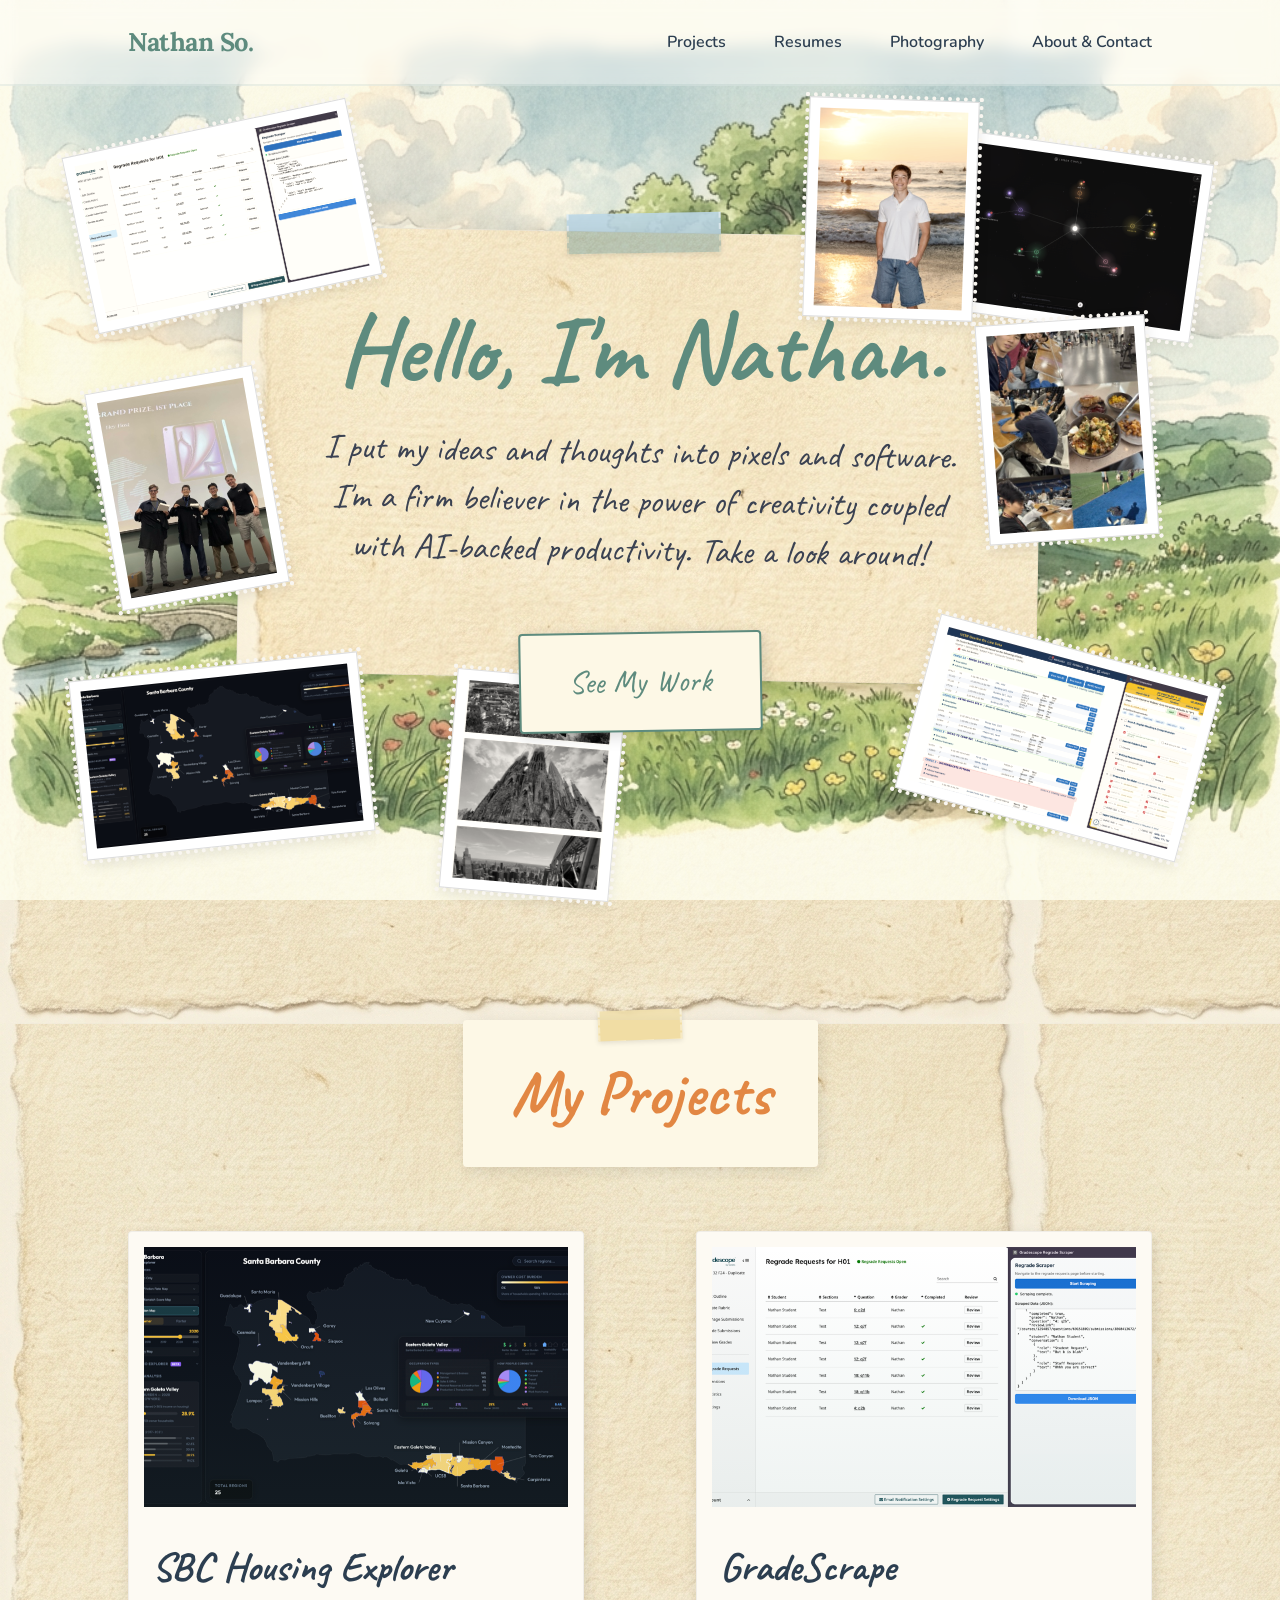
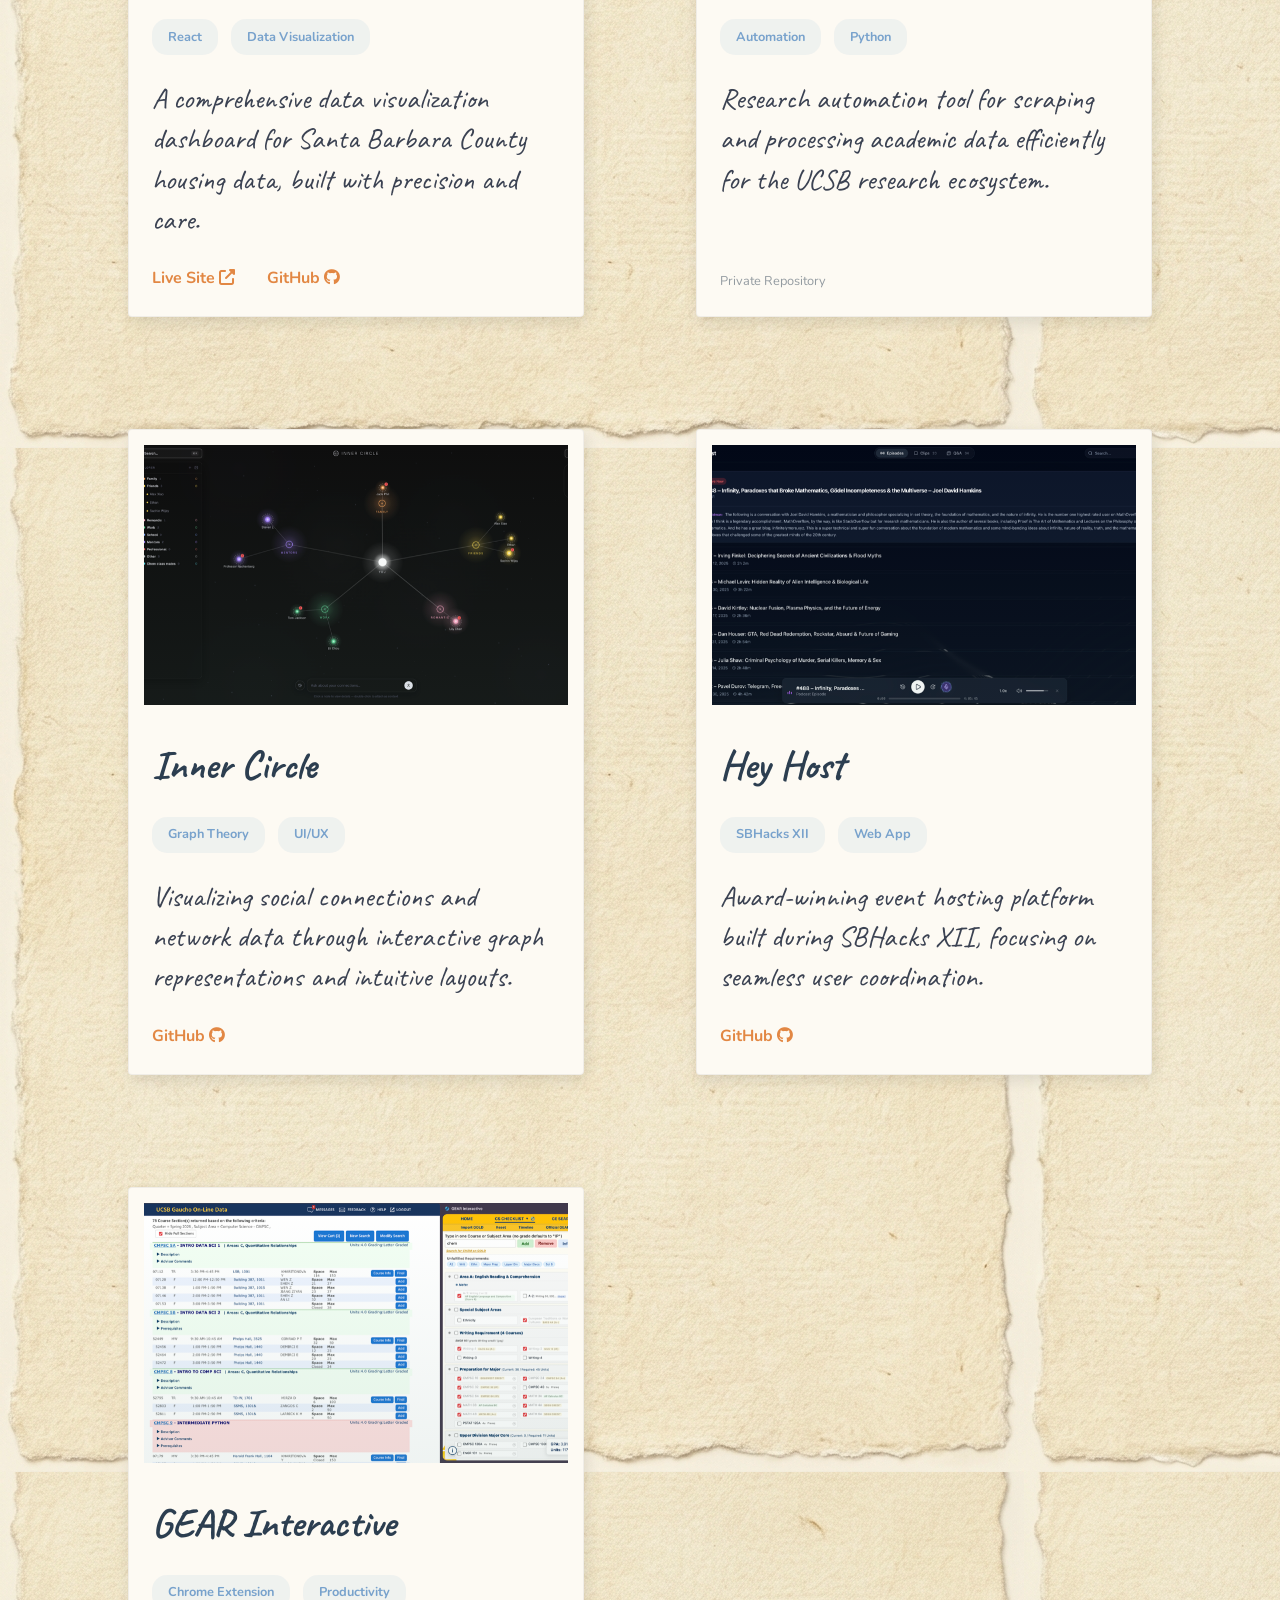
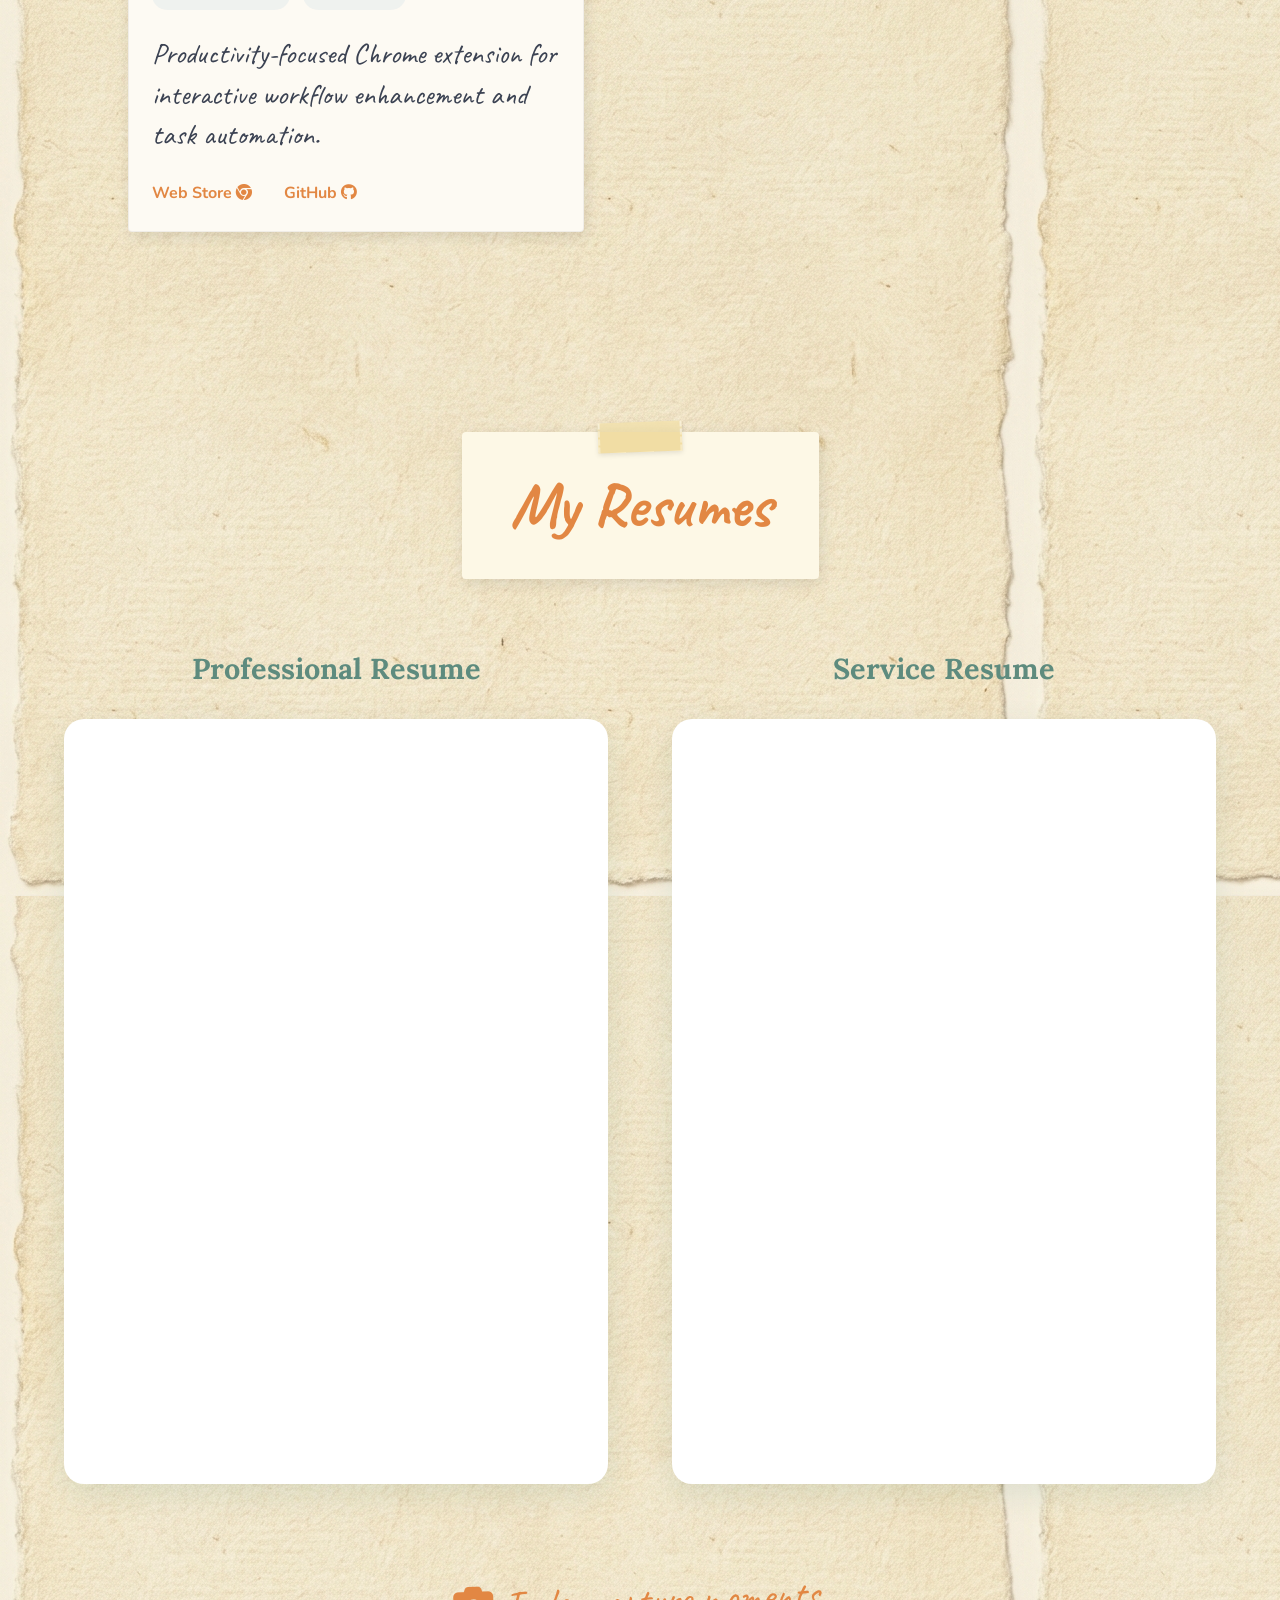
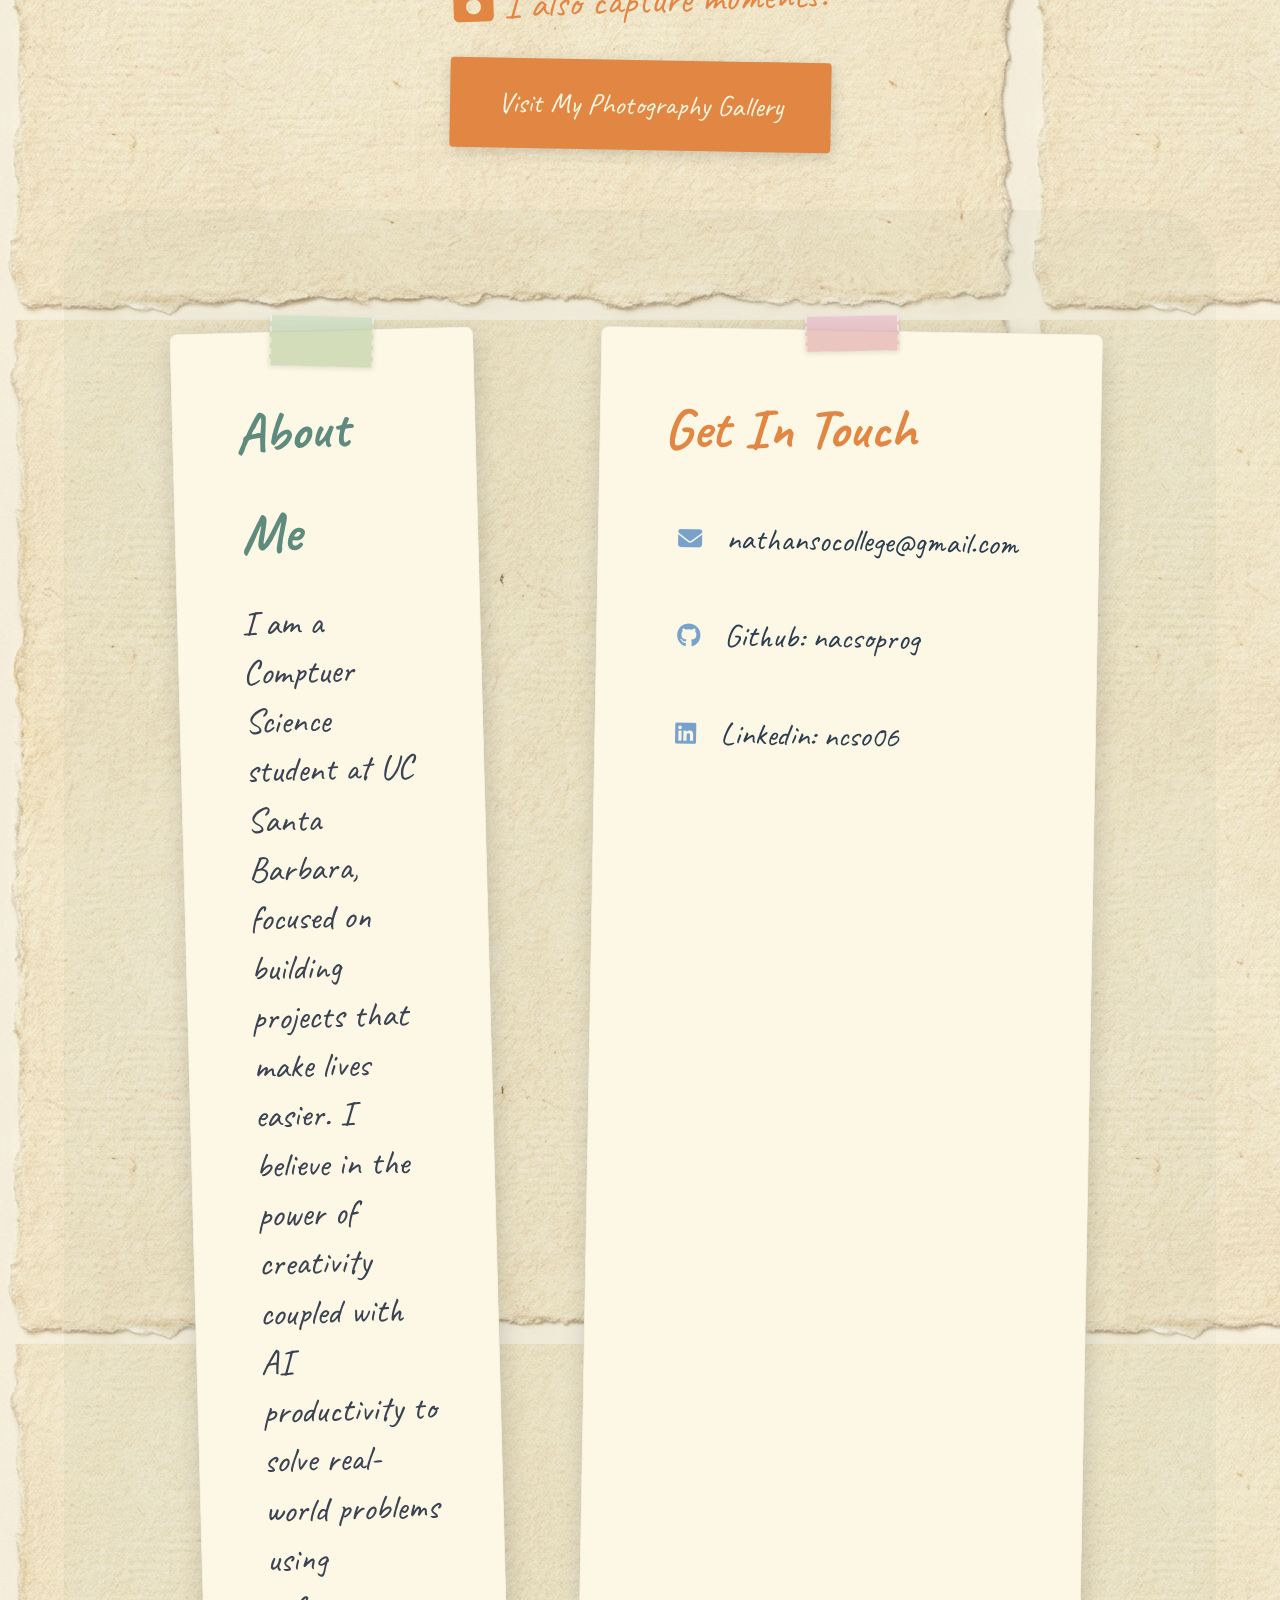
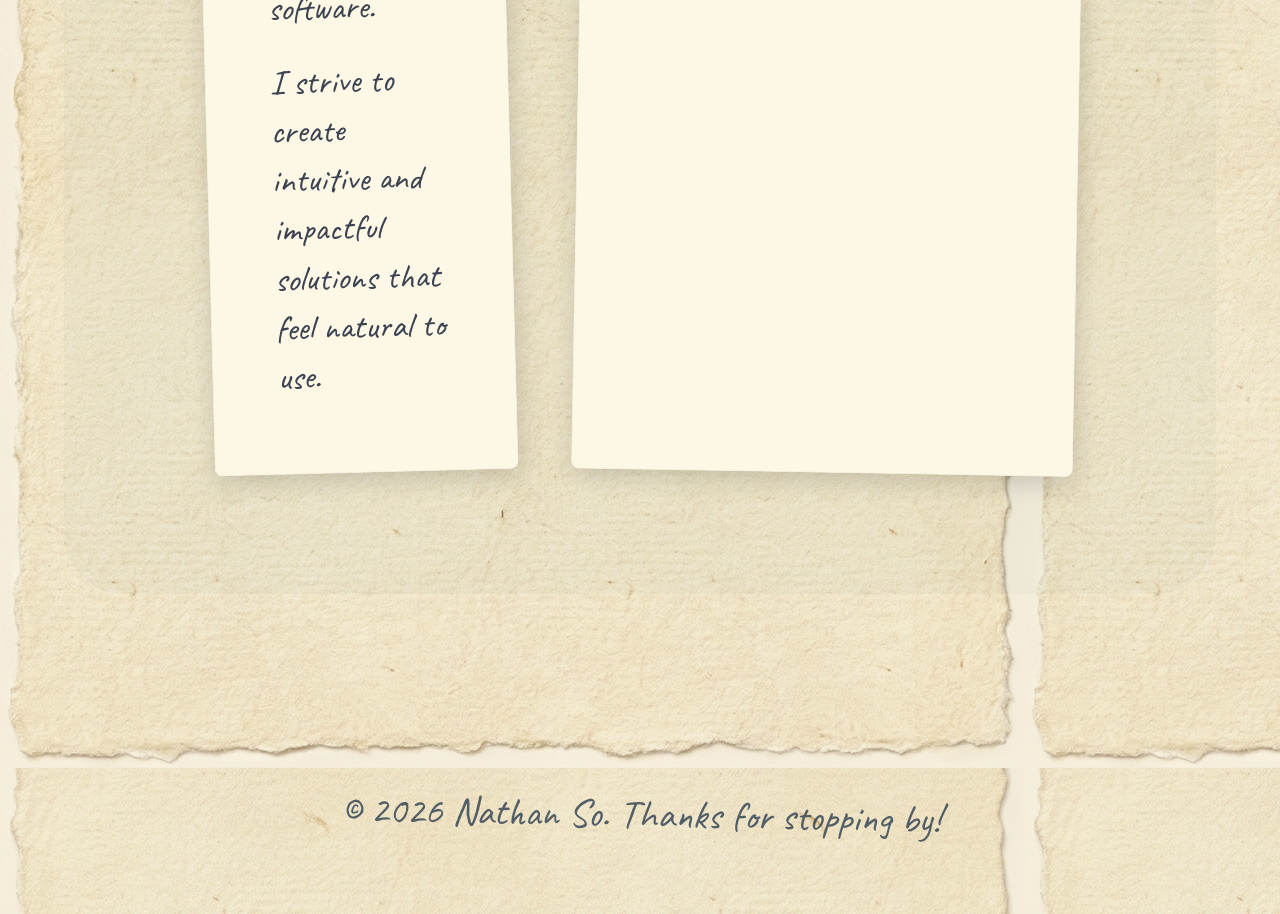
<file: index.html>
<!DOCTYPE html>
<html lang="en">

<head>
    <meta charset="UTF-8">
    <meta name="viewport" content="width=device-width, initial-scale=1.0">
    <title>Nathan So | Software Engineer & Researcher</title>
    <meta name="description"
        content="Portfolio of Nathan So, a Software Engineer at UCSB specializing in data visualization, research automation, and impactful software tools.">

    <!-- Open Graph / Social Media -->
    <meta property="og:title" content="Nathan So | Portfolio">
    <meta property="og:description" content="Explore the projects and research of Nathan So.">
    <meta property="og:type" content="website">

    <link rel="stylesheet" href="index.css?v=3">

    <!-- Fonts -->
    <link rel="preconnect" href="https://fonts.googleapis.com">
    <link rel="preconnect" href="https://fonts.gstatic.com" crossorigin>

    <!-- Icons -->
    <link rel="stylesheet" href="https://cdnjs.cloudflare.com/ajax/libs/font-awesome/6.5.1/css/all.min.css">
</head>

<body>
    <nav>
        <div class="logo">Nathan So.</div>
        <div class="nav-links">
            <a href="#projects">Projects</a>
            <a href="#resume-section">Resumes</a>
            <a href="photography.html">Photography</a>
            <a href="#about-contact">About & Contact</a>
        </div>
    </nav>

    <section id="home" class="hero">
        <div class="hero-illustration">
            <img src="assets/ghibli/hero.png" alt="Ghibli Style Landscape">
        </div>
        <div class="hero-content" style="margin-top: 4rem;">
            <h1>Hello, I'm Nathan.</h1>
            <p>I put my ideas and thoughts into pixels and software. I'm a firm believer in the power of creativity
                coupled with AI-backed productivity. Take a look around!</p>
        </div>
        <a href="#projects" class="cta-button" style="margin-top: -3rem; z-index: 10;">See My Work</a>

        <!-- Postage Stamps Scattered Around -->
        <div class="stamp-gallery">
            <!-- Top Left -->
            <div class="stamp horizontal breeze-float" style="top: 14%; left: 6%;">
                <img src="assets/projects/GradeScrape-Image.png" alt="Stamp 1">
            </div>
            <!-- Top Right -->
            <div class="stamp horizontal breeze-float" style="top: 16%; right: 6%; animation-delay: 0.5s;">
                <img src="assets/projects/InnerCircle-Graph.png" alt="Stamp 2">
            </div>
            <!-- Bottom Left -->
            <div class="stamp horizontal breeze-float" style="bottom: 6%; left: 6%; animation-delay: 1s;">
                <img src="assets/projects/SBC_Housing_Explorer-Image.png" alt="Stamp 3">
            </div>
            <!-- Bottom Right -->
            <div class="stamp horizontal breeze-float" style="bottom: 8%; right: 6%; animation-delay: 1.5s;">
                <img src="assets/projects/GearInteractive-Image.png" alt="Stamp 4">
            </div>

            <!-- Middle/Side Fillers -->
            <div class="stamp breeze-float" style="top: 42%; left: 8%; animation-delay: 0.8s;"><img
                    src="assets/ghibli/life-1.jpg" alt="Life 1"></div>
            <div class="stamp breeze-float" style="top: 75%; left: 35%; animation-delay: 1.2s;"><img
                    src="assets/ghibli/life-2.jpg" alt="Life 2"></div>
            <div class="stamp breeze-float" style="bottom: 40%; right: 10%; animation-delay: 2s;"><img
                    src="assets/ghibli/life-3.jpg" alt="Life 3"></div>

            <!-- Top Middle -->
            <div class="stamp breeze-float" style="top: 11%; left: 63%; animation-delay: 0.3s;"><img
                    src="assets/ghibli/life-4.jpg" alt="Life 4"></div>
        </div>
    </section>

    <section id="projects" class="projects">
        <h2 class="section-title">My Projects</h2>
        <div class="project-grid">
            <!-- SBC Housing Explorer -->
            <div class="project-card" data-video-id="XsCg8yuPYL8">
                <div class="project-media">
                    <img src="assets/projects/SBC_Housing_Explorer-Image.png" alt="SBC Housing Explorer">
                    <div class="play-overlay"><i class="fa-solid fa-play"></i></div>
                </div>
                <div class="project-info">
                    <h3>SBC Housing Explorer</h3>
                    <div class="project-tags">
                        <span class="tag">React</span>
                        <span class="tag">Data Visualization</span>
                    </div>
                    <p>A comprehensive data visualization dashboard for Santa Barbara County housing data, built with
                        precision and care.</p>
                    <div class="project-links">
                        <a href="https://santabarbaracounty-housingexplorer.vercel.app/" target="_blank">Live Site <i
                                class="fas fa-external-link-alt"></i></a>
                        <a href="https://github.com/nacsoprog/SBC-Housing-Explorer" target="_blank">GitHub <i
                                class="fab fa-github"></i></a>
                    </div>
                </div>
            </div>

            <!-- GradeScrape -->
            <div class="project-card" data-video-id="HVZwPtduq70">
                <div class="project-media">
                    <img src="assets/projects/GradeScrape-Image.png" alt="GradeScrape">
                    <div class="play-overlay"><i class="fa-solid fa-play"></i></div>
                </div>
                <div class="project-info">
                    <h3>GradeScrape</h3>
                    <div class="project-tags">
                        <span class="tag">Automation</span>
                        <span class="tag">Python</span>
                    </div>
                    <p>Research automation tool for scraping and processing academic data efficiently for the UCSB
                        research ecosystem.</p>
                    <div class="project-links">
                        <span style="font-size: 0.8rem; opacity: 0.5;">Private Repository</span>
                    </div>
                </div>
            </div>

            <!-- Inner Circle -->
            <div class="project-card" data-video-id="LWRqMSOMxF4">
                <div class="project-media">
                    <img src="assets/projects/InnerCircle-Graph.png" alt="Inner Circle Graph">
                    <div class="play-overlay"><i class="fa-solid fa-play"></i></div>
                </div>
                <div class="project-info">
                    <h3>Inner Circle</h3>
                    <div class="project-tags">
                        <span class="tag">Graph Theory</span>
                        <span class="tag">UI/UX</span>
                    </div>
                    <p>Visualizing social connections and network data through interactive graph representations and
                        intuitive layouts.</p>
                    <div class="project-links">
                        <a href="https://github.com/Ethjin8/Inner-Circle" target="_blank">GitHub <i
                                class="fab fa-github"></i></a>
                    </div>
                </div>
            </div>

            <!-- Hey Host -->
            <div class="project-card" data-video-id="gqQjq3cqL8I">
                <div class="project-media">
                    <img src="assets/projects/HeyHost-Image.png" alt="Hey Host Project Image">
                    <div class="play-overlay"><i class="fa-solid fa-play"></i></div>
                </div>
                <div class="project-info">
                    <h3>Hey Host</h3>
                    <div class="project-tags">
                        <span class="tag">SBHacks XII</span>
                        <span class="tag">Web App</span>
                    </div>
                    <p>Award-winning event hosting platform built during SBHacks XII, focusing on seamless user
                        coordination.</p>
                    <div class="project-links">
                        <a href="https://github.com/nacsoprog/HeyHost-SBHacksXII" target="_blank">GitHub <i
                                class="fab fa-github"></i></a>
                    </div>
                </div>
            </div>

            <!-- Gear Interactive -->
            <div class="project-card" data-video-id="OBTElXz9aS0">
                <div class="project-media">
                    <img src="assets/projects/GearInteractive-Image.png" alt="GEAR Interactive">
                    <div class="play-overlay"><i class="fa-solid fa-play"></i></div>
                </div>
                <div class="project-info">
                    <h3>GEAR Interactive</h3>
                    <div class="project-tags">
                        <span class="tag">Chrome Extension</span>
                        <span class="tag">Productivity</span>
                    </div>
                    <p>Productivity-focused Chrome extension for interactive workflow enhancement and task automation.
                    </p>
                    <div class="project-links">
                        <a href="https://chromewebstore.google.com/detail/gear-interactive/opelfmkhlebjjkempbpeejadcoeoknlg"
                            target="_blank">Web Store <i class="fab fa-chrome"></i></a>
                        <a href="https://github.com/nacsoprog/GEAR-Interactive-extension" target="_blank">GitHub <i
                                class="fab fa-github"></i></a>
                    </div>
                </div>
            </div>
        </div>
    </section>

    <!-- Modal for YouTube Videos -->
    <div id="videoModal" class="modal">
        <div class="modal-content">
            <button class="modal-close"><i class="fa-solid fa-xmark"></i></button>
            <div class="video-container">
                <div id="player"></div>
            </div>
        </div>
    </div>

    <section id="resume-section" class="projects">
        <h2 class="section-title">My Resumes</h2>
        <div class="resume-container">
            <div class="resume-wrapper">
                <h3>Professional Resume</h3>
                <div class="resume-frame">
                    <iframe src="assets/resume/Nathan_So_Resume_26.pdf?v=2" width="100%" height="100%"
                        style="border: none;"></iframe>
                </div>
            </div>
            <div class="resume-wrapper">
                <h3>Service Resume</h3>
                <div class="resume-frame">
                    <iframe src="assets/resume/Nathan_So_Service_Resume_26.pdf?v=2" width="100%" height="100%"
                        style="border: none;"></iframe>
                </div>
            </div>
        </div>
    </section>

    <!-- Photography Teaser -->
    <section class="projects" style="padding-top: 0; padding-bottom: 60px;">
        <div style="text-align: center;">
            <p class=""
                style="font-family: var(--font-handwriting); font-size: 2.5rem; color: var(--accent-sunset); transform: rotate(-2deg); display: inline-block; margin-bottom: 1rem;">
                <i class="fas fa-camera"></i> I also capture moments.
            </p>
            <br>
            <a href="photography.html" class="cta-button"
                style="margin-top: 0.5rem; border: none; color:beige; background: var(--accent-sunset); font-family: var(--font-handwriting); font-size: 1.8rem; transform: rotate(1deg);">Visit
                My Photography Gallery</a>
        </div>
    </section>

    <section id="about-contact" class="about-contact">
        <div class="about-content">
            <h2>About Me</h2>
            <p>I am a Comptuer Science student at UC Santa Barbara, focused on building projects that make lives easier.
                I believe in the power of creativity coupled with AI productivity to solve real-world problems using
                software.</p>
            <p>I strive to create intuitive and impactful solutions that feel natural to use.</p>
        </div>
        <div class="contact-content">
            <h2>Get In Touch</h2>
            <div class="contact-links">
                <a href="mailto:nathansocollege@gmail.com" class="contact-item">
                    <i class="fas fa-envelope"></i> nathansocollege@gmail.com
                </a>
                <a href="https://github.com/nacsoprog" target="_blank" class="contact-item">
                    <i class="fab fa-github"></i> Github: nacsoprog
                </a>
                <a href="https://www.linkedin.com/in/ncso06/" target="_blank" class="contact-item">
                    <i class="fab fa-linkedin"></i> Linkedin: ncso06
                </a>
            </div>
        </div>
    </section>

    <footer>
        <p>&copy; 2026 Nathan So. Thanks for stopping by!</p>
    </footer>

    <script src="index.js"></script>
</body>

</html>
</file>
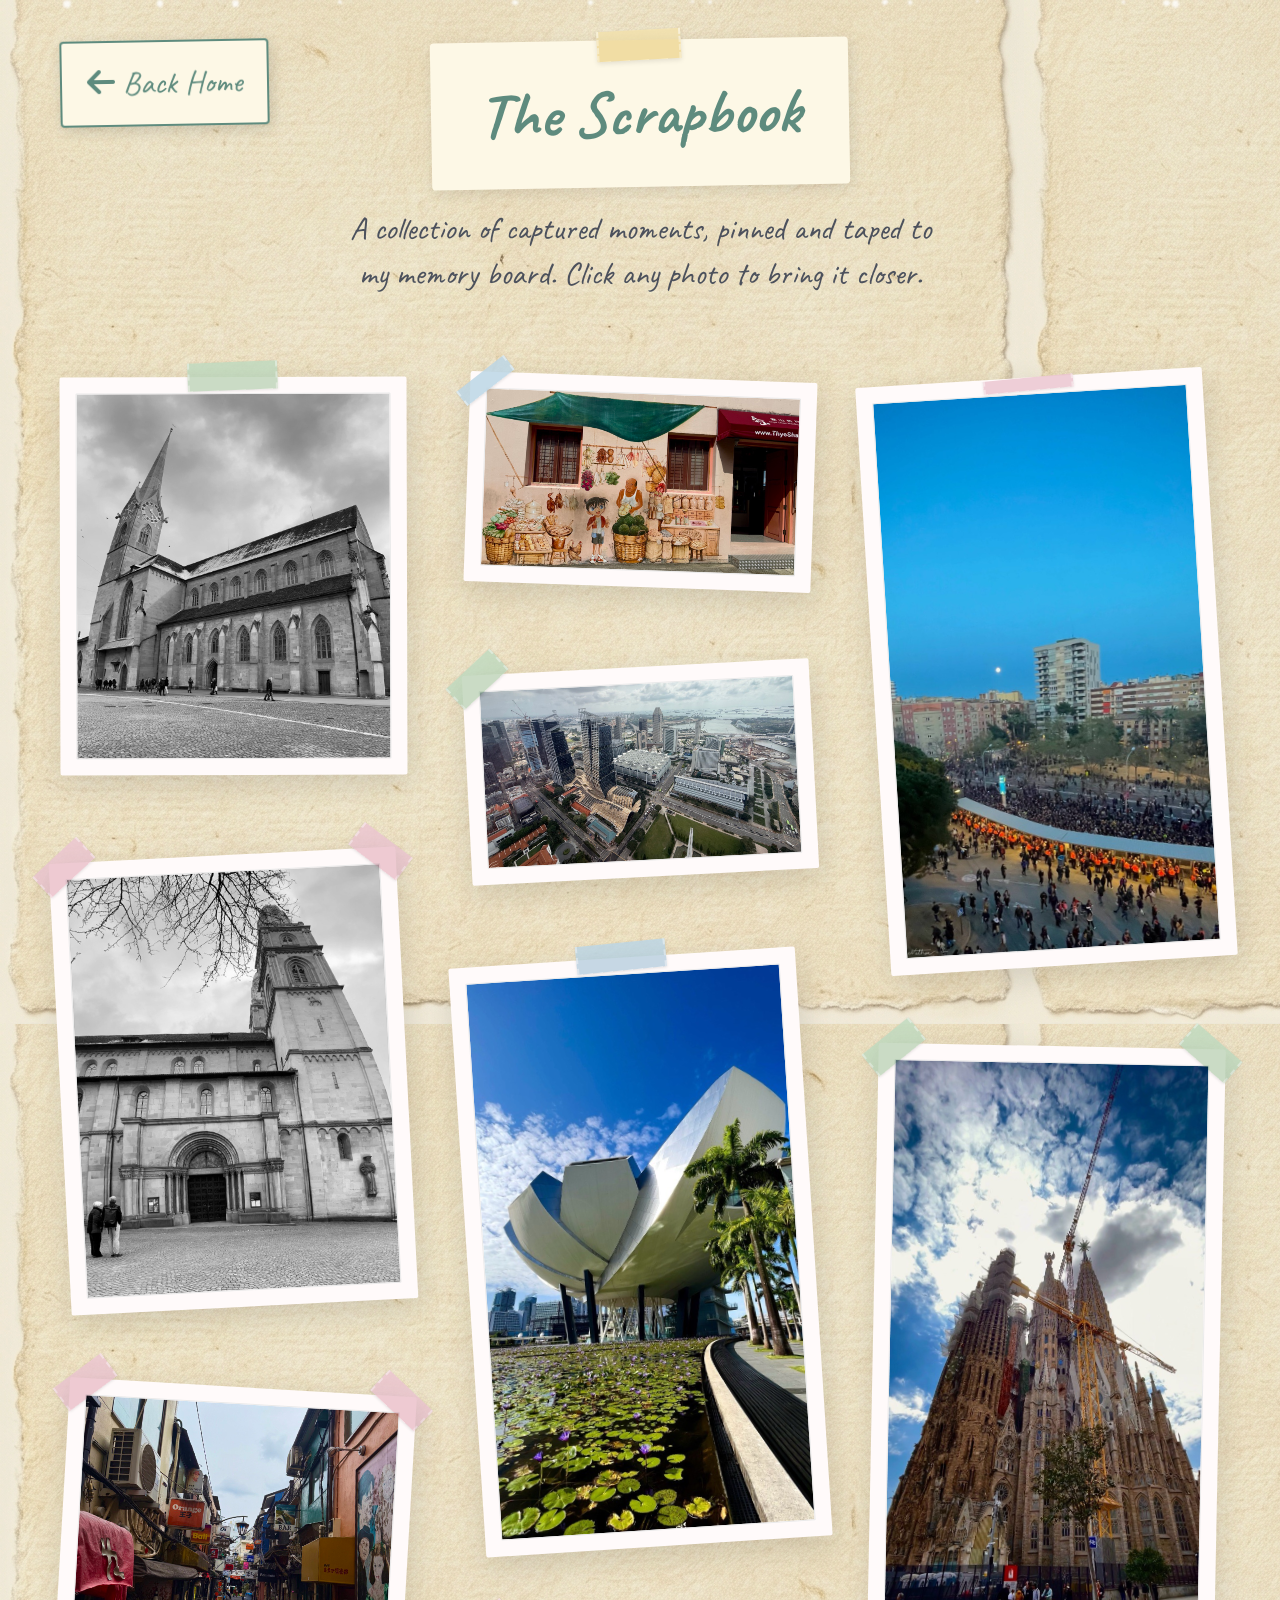
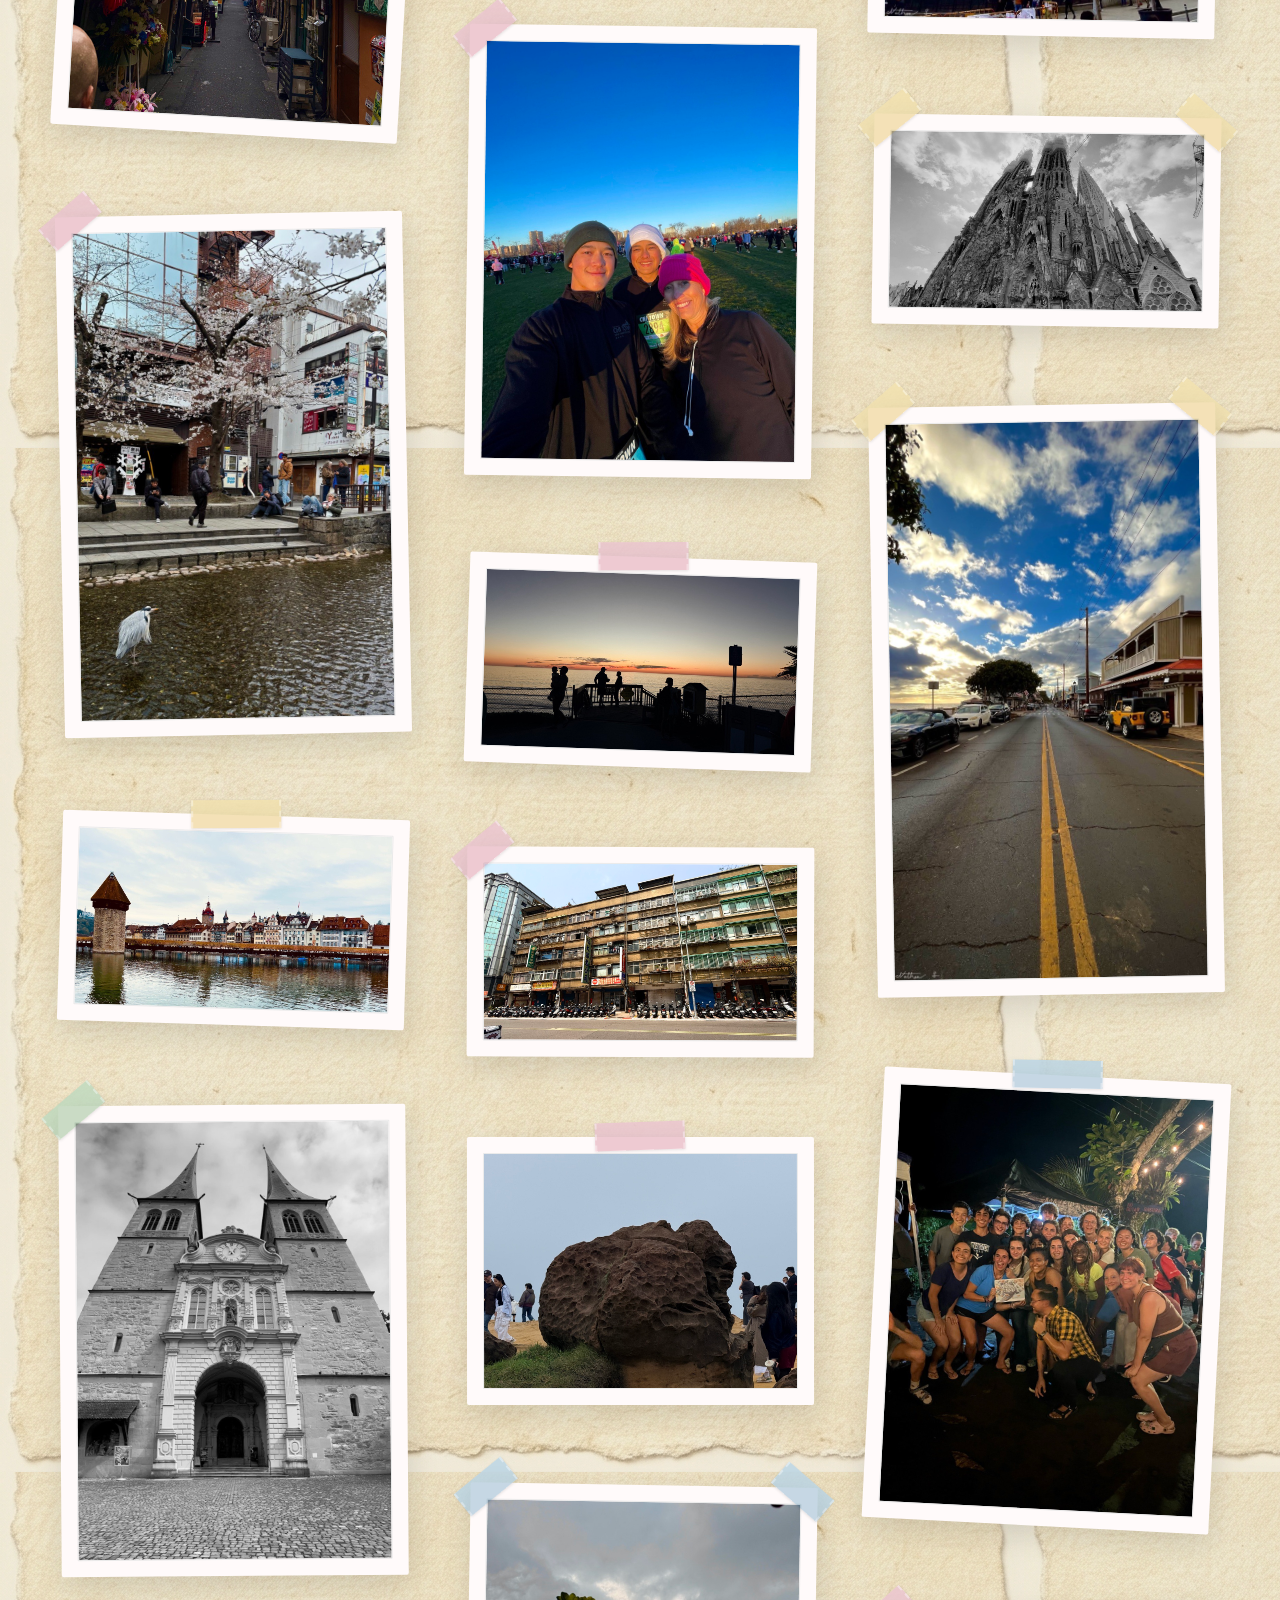
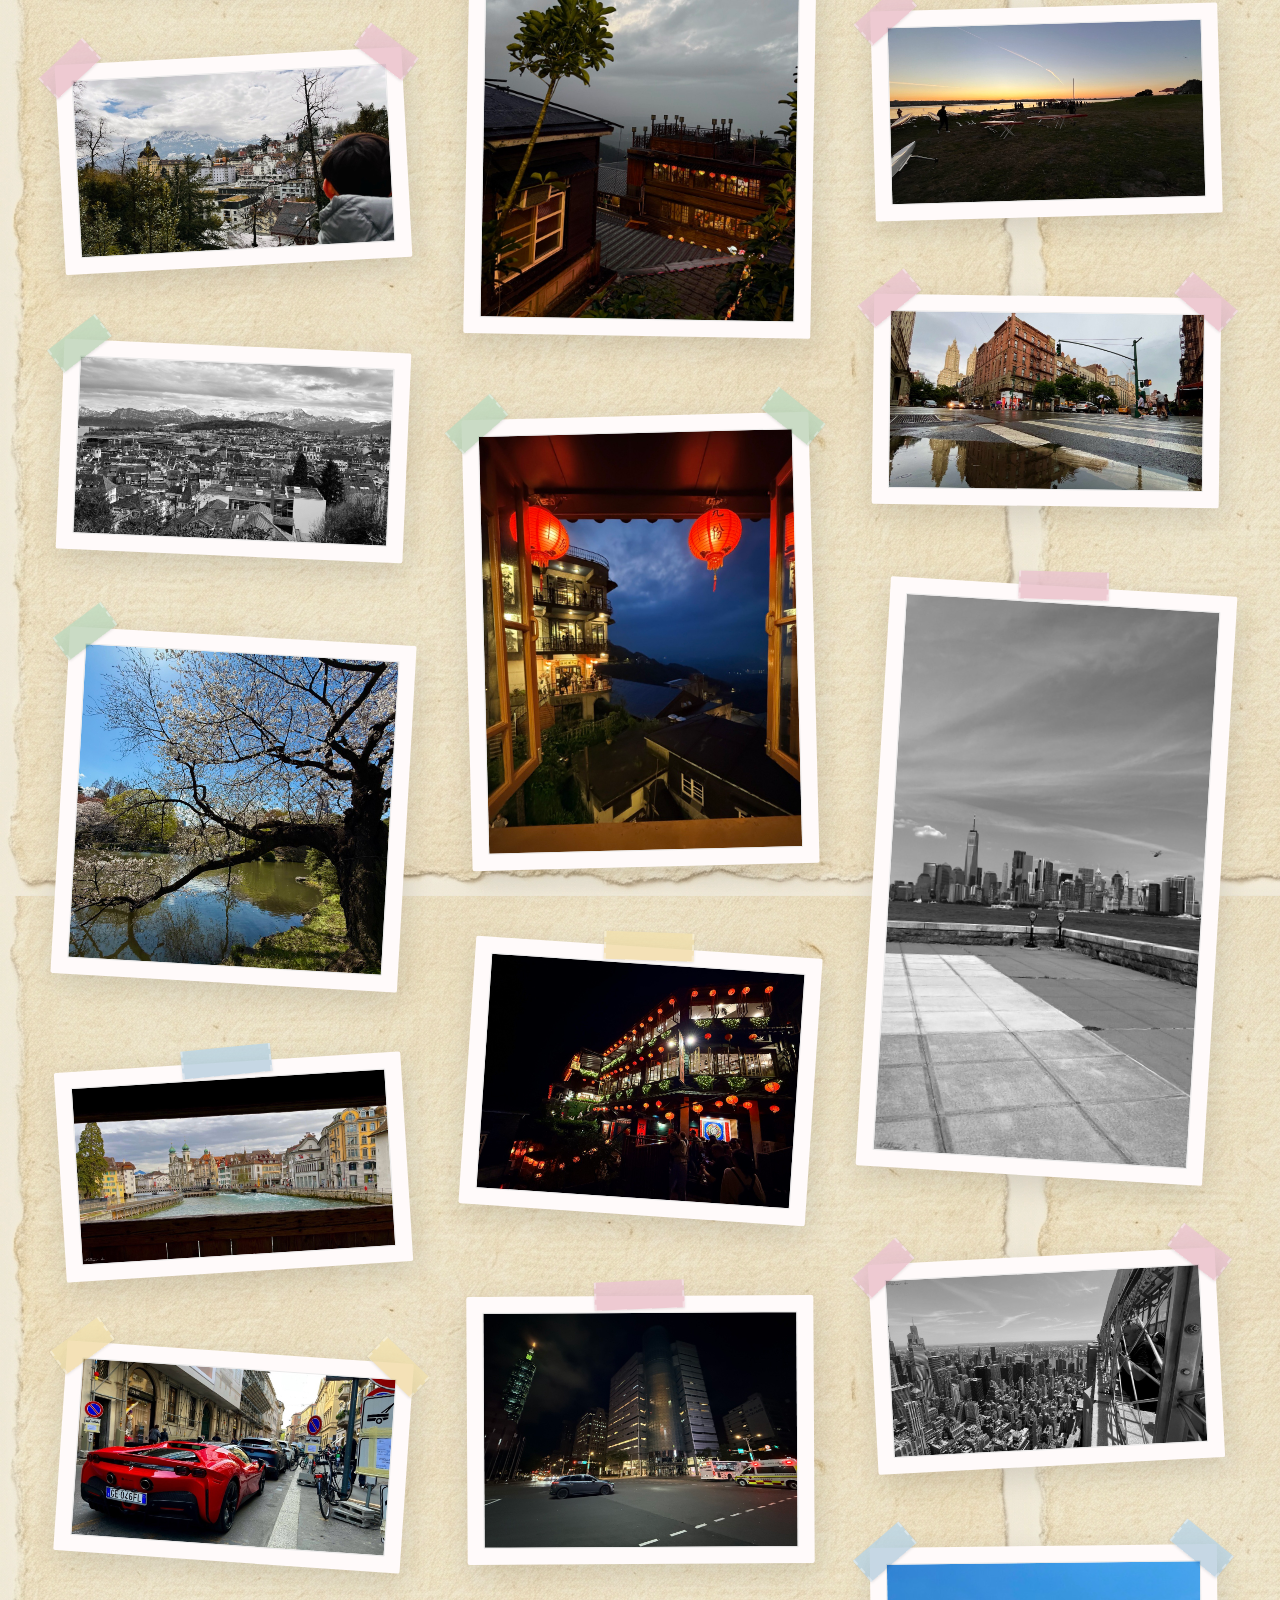
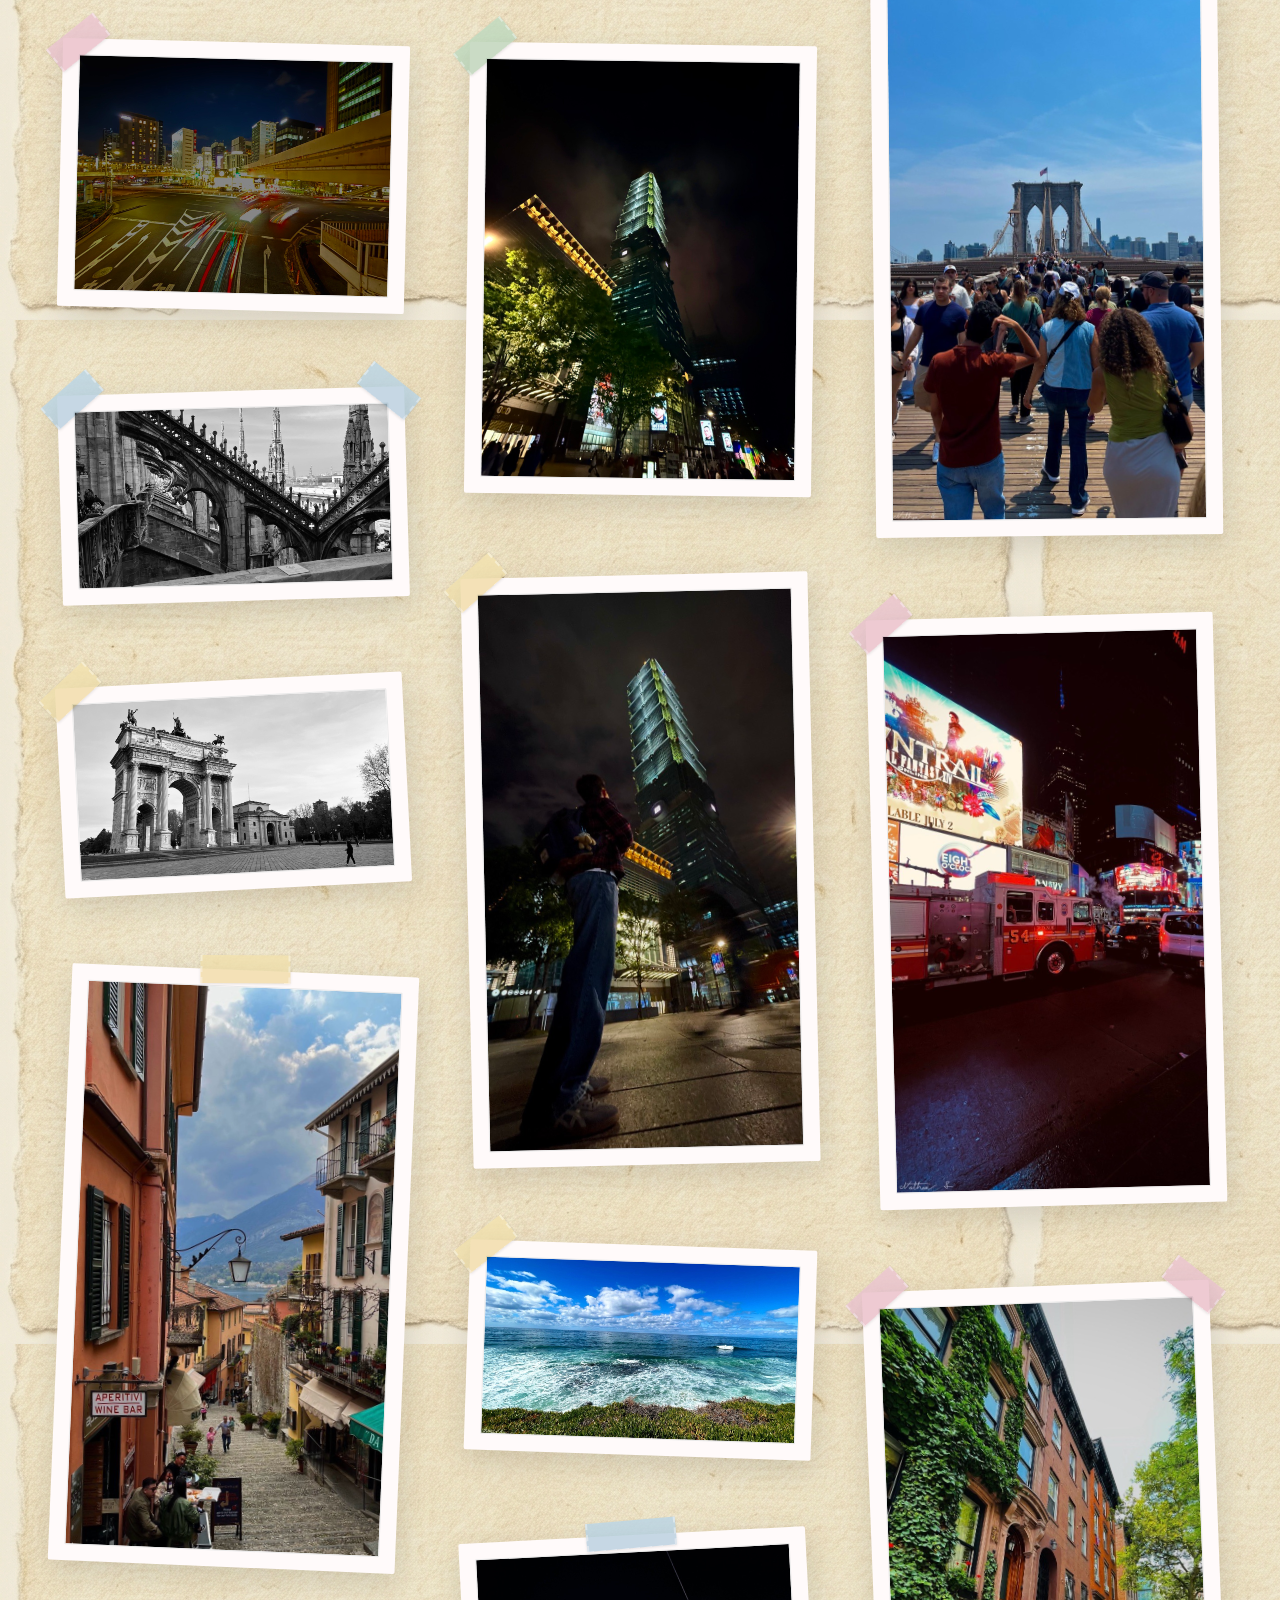
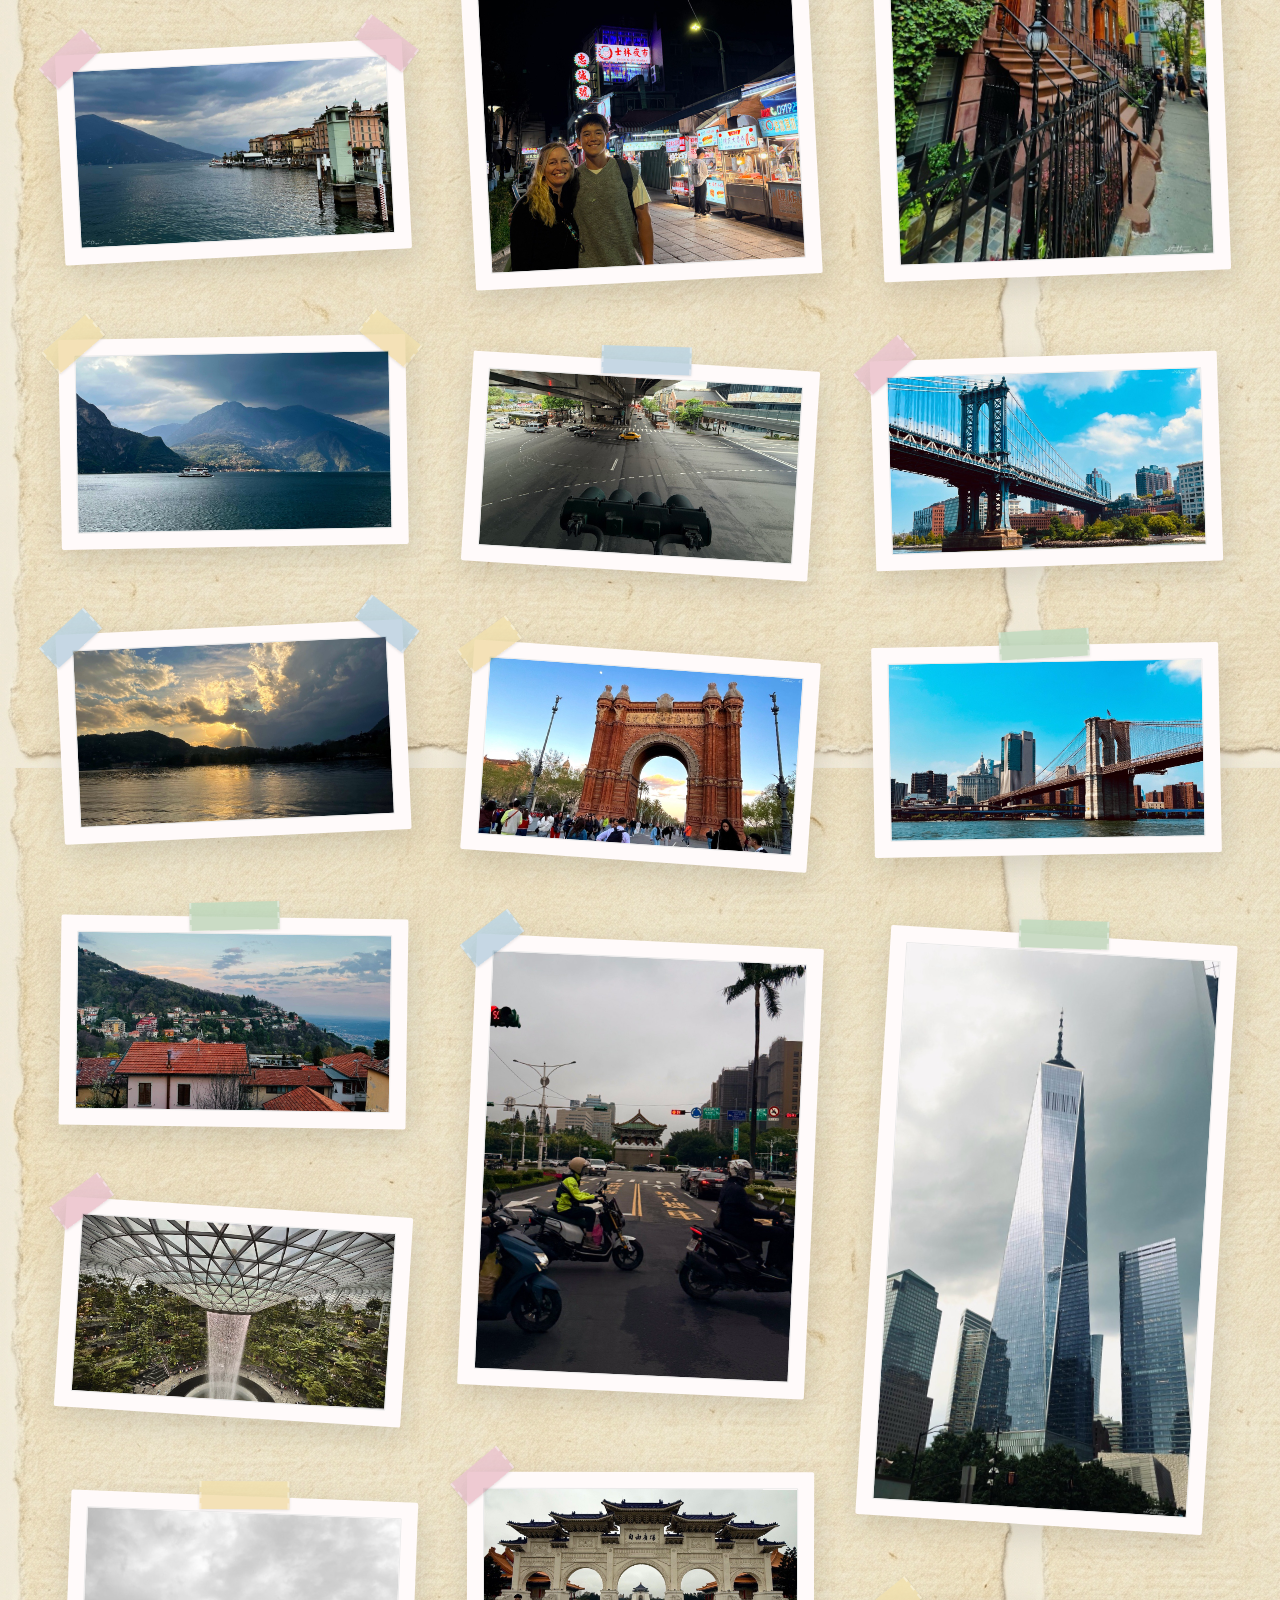
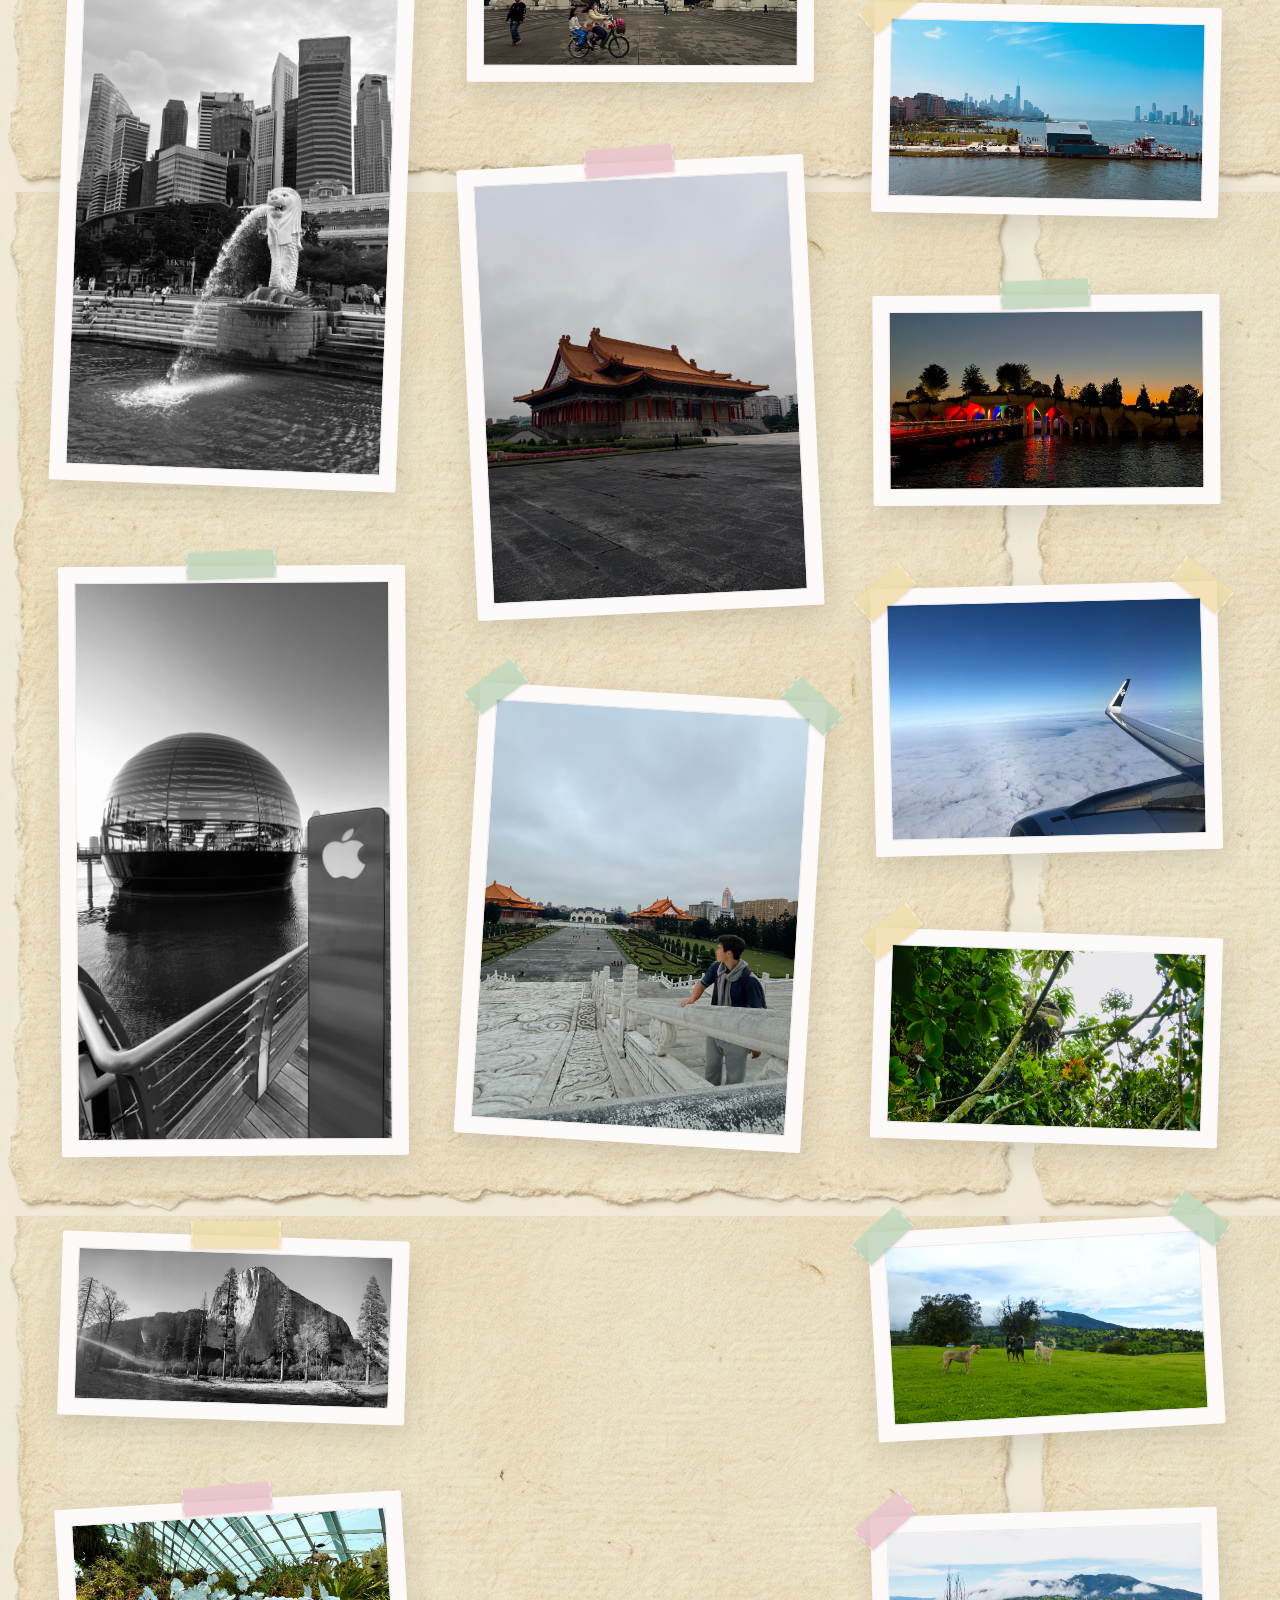
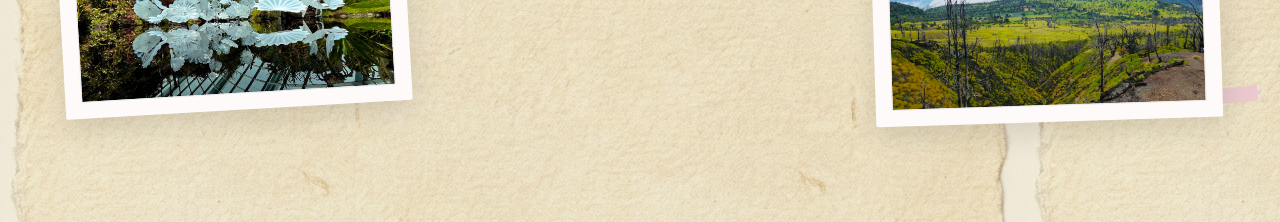
<file: photography.html>
<!DOCTYPE html>
<html lang="en">

<head>
    <meta charset="UTF-8">
    <meta name="viewport" content="width=device-width, initial-scale=1.0">
    <title>Photography | Nathan So</title>
    <link rel="stylesheet" href="index.css?v=3">
    <link rel="stylesheet" href="https://cdnjs.cloudflare.com/ajax/libs/font-awesome/6.5.1/css/all.min.css">
    <style>
        body {
            background-color: #f4f1ea;
            background-image: url('assets/ghibli/paper.png');
            background-blend-mode: multiply;
            color: var(--text-dark);
            overflow-x: hidden;
            position: relative;
        }

        /* Magical floating dust/spores effect */
        .dust-mote {
            position: fixed;
            background: rgba(255, 255, 255, 0.8);
            border-radius: 50%;
            pointer-events: none;
            z-index: 0;
            filter: blur(1px);
            animation: floatUp 15s infinite linear;
        }

        @keyframes floatUp {
            0% {
                transform: translateY(100vh) translateX(0) scale(0.8);
                opacity: 0;
            }

            20% {
                opacity: 0.6;
            }

            80% {
                opacity: 0.6;
            }

            100% {
                transform: translateY(-20vh) translateX(50px) scale(1.2);
                opacity: 0;
            }
        }

        .photography-header {
            padding: 40px 60px;
            text-align: center;
            position: relative;
            z-index: 10;
            margin-bottom: 20px;
        }

        .gallery-container {
            max-width: 1600px;
            margin: 0 auto;
            padding: 20px 60px 100px 60px;
            column-count: 3;
            column-gap: 60px;
            position: relative;
            z-index: 10;
        }

        @media (max-width: 1200px) {
            .gallery-container {
                column-count: 2;
            }
        }

        @media (max-width: 768px) {
            .gallery-container {
                column-count: 1;
                padding: 20px 30px;
            }
        }

        .photo-item {
            break-inside: avoid;
            margin-bottom: 80px;
            position: relative;
            cursor: pointer;
            transition: transform 0.5s cubic-bezier(0.34, 1.56, 0.64, 1), box-shadow 0.5s ease;
            transform-origin: center center;
        }

        .photo-item:hover {
            transform: scale(1.03) translateY(-10px) rotate(0deg) !important;
            z-index: 20;
        }

        .photo-item:hover .photo-frame {
            box-shadow: 0 30px 60px rgba(0, 0, 0, 0.2);
        }

        .photo-frame {
            background: #fffafa;
            padding: 16px;
            box-shadow: 2px 10px 30px rgba(0, 0, 0, 0.12);
            border-radius: 2px;
            position: relative;
            transition: box-shadow 0.5s ease;
        }

        .photo-frame img {
            width: 100%;
            height: auto;
            display: block;
            border: 1px solid #eaeaea;
            border-radius: 1px;
        }

        /* Washi Tape pieces */
        .tape {
            position: absolute;
            top: -15px;
            width: 90px;
            height: 28px;
            background-color: rgba(210, 225, 200, 0.85);
            /* Default green tape */
            box-shadow: 0 1px 3px rgba(0, 0, 0, 0.1);
            z-index: 5;
            mix-blend-mode: multiply;
            border-left: 2px dashed rgba(255, 255, 255, 0.4);
            border-right: 2px dashed rgba(255, 255, 255, 0.4);
        }

        .tape.center {
            left: 50%;
            transform: translateX(-50%) rotate(-2deg);
        }

        .tape.top-left {
            top: -10px;
            left: -15px;
            transform: rotate(-40deg);
            width: 60px;
        }

        .tape.top-right {
            top: -10px;
            right: -15px;
            transform: rotate(40deg);
            width: 60px;
        }

        /* Tape Colors */
        .tape.green {
            background-color: rgba(193, 219, 192, 0.85);
        }

        .tape.pink {
            background-color: rgba(235, 198, 208, 0.85);
        }

        .tape.yellow {
            background-color: rgba(242, 226, 175, 0.85);
        }

        .tape.blue {
            background-color: rgba(188, 214, 229, 0.85);
        }

        /* Fullscreen Overlay */
        .overlay {
            position: fixed;
            top: 0;
            left: 0;
            width: 100%;
            height: 100%;
            background: rgba(244, 241, 234, 0.95);
            backdrop-filter: blur(10px);
            -webkit-backdrop-filter: blur(10px);
            z-index: 2000;
            display: none;
            justify-content: center;
            align-items: center;
            flex-direction: column;
            opacity: 0;
            transition: opacity 0.4s ease;
        }

        .overlay.active {
            display: flex;
            opacity: 1;
        }

        .overlay-img-container {
            position: relative;
            width: 85vw;
            height: 80vh;
            display: flex;
            justify-content: center;
            align-items: center;
            perspective: 1200px;
        }

        .overlay img {
            max-width: 100%;
            max-height: 100%;
            box-shadow: 0 40px 80px rgba(0, 0, 0, 0.3);
            border: 15px solid #fffafa;
            border-radius: 3px;
            transform-origin: center bottom;
            position: absolute;
            top: 50%;
            left: 50%;
            transform: translate(-50%, -50%);
            will-change: transform, opacity;
        }

        /* Animations */
        .blown-away {
            animation: blowAwayAnim 0.7s cubic-bezier(0.55, 0.085, 0.68, 0.53) forwards;
        }

        .blown-away-reverse {
            animation: blowAwayReverseAnim 0.7s cubic-bezier(0.55, 0.085, 0.68, 0.53) forwards;
        }

        .coming-in {
            animation: blowInAnim 0.7s cubic-bezier(0.25, 0.46, 0.45, 0.94) forwards;
        }

        .coming-in-reverse {
            animation: blowInReverseAnim 0.7s cubic-bezier(0.25, 0.46, 0.45, 0.94) forwards;
        }

        @keyframes blowAwayAnim {
            0% {
                transform: translate(-50%, -50%) rotate(0) scale(1);
                opacity: 1;
                filter: blur(0);
            }

            100% {
                transform: translate(calc(-50% + 100vw), -50%) rotate(45deg) scale(0.6);
                opacity: 0;
                filter: blur(10px);
            }
        }

        @keyframes blowAwayReverseAnim {
            0% {
                transform: translate(-50%, -50%) rotate(0) scale(1);
                opacity: 1;
                filter: blur(0);
            }

            100% {
                transform: translate(calc(-50% - 100vw), -50%) rotate(-45deg) scale(0.6);
                opacity: 0;
                filter: blur(10px);
            }
        }

        @keyframes blowInAnim {
            0% {
                transform: translate(calc(-50% - 100vw), -50%) rotate(-30deg) scale(0.6);
                opacity: 0;
                filter: blur(10px);
            }

            100% {
                transform: translate(-50%, -50%) rotate(0) scale(1);
                opacity: 1;
                filter: blur(0);
            }
        }

        @keyframes blowInReverseAnim {
            0% {
                transform: translate(calc(-50% + 100vw), -50%) rotate(30deg) scale(0.6);
                opacity: 0;
                filter: blur(10px);
            }

            100% {
                transform: translate(-50%, -50%) rotate(0) scale(1);
                opacity: 1;
                filter: blur(0);
            }
        }

        /* Controls */
        .overlay-close {
            position: absolute;
            top: 40px;
            right: 50px;
            font-size: 2.5rem;
            cursor: pointer;
            color: var(--accent-forest);
            transition: transform 0.3s ease;
            z-index: 2010;
        }

        .overlay-close:hover {
            transform: scale(1.2) rotate(90deg);
        }

        .nav-arrow {
            position: absolute;
            top: 50%;
            transform: translateY(-50%);
            font-size: 3rem;
            color: var(--accent-forest);
            cursor: pointer;
            padding: 20px;
            transition: transform 0.3s ease, opacity 0.3s ease;
            opacity: 0.6;
            z-index: 2010;
        }

        .nav-arrow:hover {
            opacity: 1;
            transform: translateY(-50%) scale(1.2);
        }

        .nav-prev {
            left: 40px;
        }

        .nav-next {
            right: 40px;
        }

        .nav-hint {
            position: absolute;
            bottom: 30px;
            font-family: var(--font-heading);
            color: var(--accent-forest);
            opacity: 0.6;
            letter-spacing: 1px;
        }

        .back-home {
            position: fixed;
            top: 40px;
            left: 60px;
            background-color: #fdf8e6;
            background-image: none;
            color: var(--accent-forest);
            padding: 12px 25px;
            border-radius: 4px;
            text-decoration: none;
            font-family: var(--font-handwriting);
            font-size: 2rem;
            border: 2px solid var(--accent-forest);
            transition: var(--transition-breeze);
            box-shadow: 2px 4px 15px rgba(0,0,0,0.15);
            transform: rotate(-1deg);
            z-index: 10000;
        }

        .back-home:hover {
            transform: translateY(-5px) scale(1.05) rotate(0deg);
            color: var(--accent-sunset);
            border-color: var(--accent-sunset);
            box-shadow: 2px 10px 20px rgba(226, 135, 67, 0.2);
        }

        .page-title {
            font-family: var(--font-handwriting);
            font-size: 4rem;
            color: var(--accent-forest);
            margin: 0 auto 20px auto;
            text-align: center;
            position: relative;
            transform: rotate(-1deg);
            display: block;
            width: fit-content;
            background-color: #fdf8e6;
            background-image: none;
            padding: 1rem 3rem;
            border-radius: 4px;
            box-shadow: 2px 4px 15px rgba(0,0,0,0.1);
        }

        .page-title::before {
            content: "";
            position: absolute;
            top: -10px;
            left: 50%;
            transform: translateX(-50%) rotate(-2deg);
            width: 80px;
            height: 30px;
            background-color: rgba(242, 226, 175, 0.9);
            box-shadow: 0 2px 5px rgba(0, 0, 0, 0.1);
            mix-blend-mode: multiply;
            border-left: 2px dashed rgba(255, 255, 255, 0.5);
            border-right: 2px dashed rgba(255, 255, 255, 0.5);
        }
    </style>
</head>

<body>

    <!-- Ambient background particles -->
    <div id="particles"></div>

    <div class="photography-page">
        <header class="photography-header">
            <a href="index.html" class="back-home"><i class="fas fa-arrow-left"></i> Back Home</a>
            <h1 class="page-title">The Scrapbook</h1>
            <p style="opacity: 0.9; font-size: 2rem; max-width: 600px; margin: 0 auto; font-family: var(--font-handwriting); color: #3b4252; line-height: 1.4;">
                A collection of captured moments, pinned and taped to my memory board. Click any photo to bring it
                closer.
            </p>
        </header>

        <div class="gallery-container" id="gallery">
            <!-- Photos injected here via JS -->
        </div>
    </div>

    <!-- Fullscreen Overlay -->
    <div class="overlay" id="overlay">
        <div class="overlay-close" id="closeOverlay"><i class="fa-solid fa-xmark"></i></div>

        <div class="nav-arrow nav-prev" onclick="navigate(-1)"><i class="fas fa-chevron-left"></i></div>

        <div class="overlay-img-container" id="overlayContainer">
            <!-- Dynamic images go here -->
        </div>

        <div class="nav-arrow nav-next" onclick="navigate(1)"><i class="fas fa-chevron-right"></i></div>

        <div class="nav-hint">Use arrow keys to flip through</div>
    </div>

    <script>
        const photos = [
            'assets/photography/IMG_0160.jpeg', 'assets/photography/IMG_0178.jpeg',
            'assets/photography/IMG_0204.jpeg', 'assets/photography/IMG_0267.jpeg',
            'assets/photography/IMG_0276.jpeg', 'assets/photography/IMG_0293.jpeg',
            'assets/photography/IMG_0337.jpeg', 'assets/photography/IMG_0391.jpeg',
            'assets/photography/IMG_0411.jpeg', 'assets/photography/IMG_0421.jpeg',
            'assets/photography/IMG_0476.jpeg', 'assets/photography/IMG_0516.jpeg',
            'assets/photography/IMG_0534.jpeg', 'assets/photography/IMG_0621.jpeg',
            'assets/photography/IMG_0646.jpeg',
            'assets/photography/IMG_0666.jpeg', 'assets/photography/IMG_0688.jpeg',
            'assets/photography/IMG_0738.jpeg', 'assets/photography/IMG_0740.jpeg',
            'assets/photography/IMG_0872.jpeg', 'assets/photography/IMG_0933.jpeg',
            'assets/photography/IMG_1125.jpeg', 'assets/photography/IMG_1155.jpeg',
            'assets/photography/IMG_1307.jpeg', 'assets/photography/IMG_1406.JPG',
            'assets/photography/IMG_1416.JPG',
            'assets/photography/IMG_1503.jpeg', 'assets/photography/IMG_1556.jpeg',
            'assets/photography/IMG_1692.JPG',
            'assets/photography/IMG_2060.JPG', 'assets/photography/IMG_2136.JPG',
            'assets/photography/IMG_2235.JPG', 'assets/photography/IMG_2237.JPG',
            'assets/photography/IMG_2265.JPG', 'assets/photography/IMG_2348.JPG',
            'assets/photography/IMG_2354.JPG', 'assets/photography/IMG_2382.jpeg',
            'assets/photography/IMG_2439.jpeg', 'assets/photography/IMG_2474.JPG',
            'assets/photography/IMG_2522.JPG', 'assets/photography/IMG_2547.jpeg',
            'assets/photography/IMG_2553.JPG', 'assets/photography/IMG_2557.JPG',
            'assets/photography/IMG_2560.JPG',
            'assets/photography/IMG_2678.JPG', 'assets/photography/IMG_2692.jpeg',
            'assets/photography/IMG_2720.jpeg', 'assets/photography/IMG_2722.jpeg',
            'assets/photography/IMG_3239.jpeg',
            'assets/photography/IMG_3839.JPG',
            'assets/photography/IMG_3895.jpeg', 'assets/photography/IMG_4644.jpeg',
            'assets/photography/IMG_4746.jpeg',
            'assets/photography/IMG_4787.jpeg', 'assets/photography/IMG_4857.jpeg',
            'assets/photography/IMG_4892.jpeg', 'assets/photography/IMG_4895.jpeg',
            'assets/photography/IMG_4904.jpeg', 'assets/photography/IMG_4925.jpeg',
            'assets/photography/IMG_4954.jpeg', 'assets/photography/IMG_4976.jpeg',
            'assets/photography/IMG_5037.jpeg',
            'assets/photography/IMG_5281.jpeg', 'assets/photography/P1060596.JPG',
            'assets/photography/P1060604.JPG', 'assets/photography/P1060608.JPG'
        ];

        const gallery = document.getElementById('gallery');
        const overlay = document.getElementById('overlay');
        const overlayContainer = document.getElementById('overlayContainer');
        const closeOverlay = document.getElementById('closeOverlay');

        let currentIndex = 0;
        let isAnimating = false;

        const tapeColors = ['green', 'pink', 'yellow', 'blue'];
        const tapePositions = [
            '<div class="tape center {color}"></div>',
            '<div class="tape top-left {color}"></div><div class="tape top-right {color}"></div>',
            '<div class="tape top-left {color}"></div>'
        ];

        // Initialize Gallery
        function initGallery() {
            photos.forEach((src, index) => {
                const item = document.createElement('div');
                item.className = 'photo-item breeze-float';

                // Random rotation between -4deg and 4deg
                const rotation = (Math.random() - 0.5) * 8;
                item.style.setProperty('--base-rotation', `${rotation}deg`);
                item.style.transform = `rotate(${rotation}deg)`;

                // Stagger animations
                item.style.animationDelay = `${Math.random() * 2}s`;

                // Random tape
                const tapeColor = tapeColors[Math.floor(Math.random() * tapeColors.length)];
                const tapeHTML = tapePositions[Math.floor(Math.random() * tapePositions.length)].replace(/{color}/g, tapeColor);

                item.innerHTML = `
                    <div class="photo-frame" onclick="openGallery(${index})">
                        ${tapeHTML}
                        <img src="${src}" loading="lazy" alt="Gallery Photo">
                    </div>
                `;
                gallery.appendChild(item);
            });

            // Create ambient dust particles
            const particlesContainer = document.getElementById('particles');
            for (let i = 0; i < 15; i++) {
                const mote = document.createElement('div');
                mote.className = 'dust-mote';
                const size = Math.random() * 6 + 2; // 2px to 8px
                mote.style.width = `${size}px`;
                mote.style.height = `${size}px`;
                mote.style.left = `${Math.random() * 100}vw`;
                mote.style.animationDuration = `${10 + Math.random() * 10}s`;
                mote.style.animationDelay = `-${Math.random() * 15}s`;
                particlesContainer.appendChild(mote);
            }
        }

        function openGallery(index) {
            if (isAnimating) return;
            currentIndex = index;

            overlayContainer.innerHTML = ''; // clear old
            const img = document.createElement('img');
            img.src = photos[currentIndex];
            img.className = 'coming-in';
            overlayContainer.appendChild(img);

            overlay.classList.add('active');
        }

        function closeGallery() {
            overlay.classList.remove('active');
            setTimeout(() => {
                overlayContainer.innerHTML = '';
            }, 400); // Wait for fade out
        }

        function navigate(direction) {
            if (isAnimating) return;
            isAnimating = true;

            const outClass = direction > 0 ? 'blown-away-reverse' : 'blown-away';
            const inClass = direction > 0 ? 'coming-in-reverse' : 'coming-in';

            // Get current active images and blow them away
            const currentImgs = overlayContainer.querySelectorAll('img:not(.blown-away):not(.blown-away-reverse)');
            currentImgs.forEach(img => {
                img.className = outClass;
                setTimeout(() => {
                    if (img.parentElement) img.parentElement.removeChild(img);
                }, 700); // Clean up after animation finishes
            });

            currentIndex = (currentIndex + direction + photos.length) % photos.length;

            // Create new incoming image
            const newImg = document.createElement('img');
            newImg.src = photos[currentIndex];
            newImg.className = inClass;
            overlayContainer.appendChild(newImg);

            // Unlock navigation early for smooth, rapid flipping
            setTimeout(() => { isAnimating = false; }, 350);
        }

        closeOverlay.onclick = closeGallery;

        window.addEventListener('keydown', (e) => {
            if (overlay.classList.contains('active')) {
                if (e.key === 'ArrowRight') navigate(1);
                if (e.key === 'ArrowLeft') navigate(-1);
                if (e.key === 'Escape') closeGallery();
            }
        });

        // Close overlay when clicking background
        overlay.addEventListener('click', (e) => {
            if (e.target === overlay || e.target === document.querySelector('.overlay-img-container')) {
                closeGallery();
            }
        });

        initGallery();
    </script>
</body>

</html>
</file>
<file: index.css>
@import url('https://fonts.googleapis.com/css2?family=Caveat:wght@400..700&family=Lora:ital,wght@0,400..700;1,400..700&family=Nunito:ital,wght@0,200..1000;1,200..1000&display=swap');

:root {
    /* Studio Ghibli Watercolor Palette */
    --bg-warm: #F9F6F0;
    --accent-forest: #5E8B7E;
    --accent-sky: #78A2CC;
    --accent-sunset: #E28743;
    --text-charcoal: #2C3E50;
    --glass-white: rgba(255, 255, 255, 0.4);

    --font-heading: 'Lora', serif;
    --font-body: 'Nunito', sans-serif;
    --font-handwriting: 'Caveat', cursive;

    --shadow-soft: 0 10px 30px rgba(94, 139, 126, 0.15);
    --transition-breeze: all 0.6s cubic-bezier(0.4, 0, 0.2, 1);
}

* {
    margin: 0;
    padding: 0;
    box-sizing: border-box;
}

body {
    background-color: var(--bg-warm);
    background-image: url('assets/ghibli/paper.png');
    background-blend-mode: multiply;
    color: var(--text-charcoal);
    font-family: var(--font-body);
    line-height: 1.8;
    overflow-x: hidden;
    -webkit-font-smoothing: antialiased;
}

/* Float Animation (Gentle Breeze) - Softened */
@keyframes breeze {

    0%,
    100% {
        transform: translateY(0) rotate(var(--base-rotation, 0deg));
    }

    50% {
        transform: translateY(-5px) rotate(calc(var(--base-rotation, 0deg) + 0.5deg));
    }
}

.breeze-float {
    animation: breeze 8s ease-in-out infinite;
}

/* Navigation */
nav {
    position: fixed;
    top: 0;
    width: 100%;
    padding: 1.2rem 10%;
    display: flex;
    justify-content: space-between;
    align-items: center;
    background: var(--glass-white);
    backdrop-filter: blur(8px);
    z-index: 1000;
    border-bottom: 2px solid rgba(94, 139, 126, 0.1);
}

.logo {
    font-family: var(--font-heading);
    font-size: 1.6rem;
    font-weight: 700;
    color: var(--accent-forest);
    letter-spacing: -0.5px;
}

.nav-links {
    display: flex;
    gap: 3rem;
}

.nav-links a {
    text-decoration: none;
    color: var(--text-charcoal);
    font-weight: 600;
    font-size: 1rem;
    transition: var(--transition-breeze);
    position: relative;
}

.nav-links a::after {
    content: '';
    position: absolute;
    bottom: -5px;
    left: 0;
    width: 0;
    height: 2px;
    background: var(--accent-sunset);
    transition: var(--transition-breeze);
}

.nav-links a:hover {
    color: var(--accent-forest);
}

.nav-links a:hover::after {
    width: 100%;
}

/* Hero Section */
.hero {
    height: 100vh;
    display: flex;
    flex-direction: column;
    justify-content: center;
    align-items: center;
    text-align: center;
    position: relative;
    padding: 0 5%;
}

.hero-illustration {
    position: absolute;
    width: 100%;
    height: 100%;
    top: 0;
    left: 0;
    z-index: -1;
    overflow: hidden;
}

.hero-illustration img {
    width: 100%;
    height: 100%;
    object-fit: cover;
    opacity: 0.8;
    filter: sepia(0.2) saturate(0.8);
}

.hero-content {
    background-color: #fffaf0;
    background-image: url('assets/ghibli/paper.png');
    background-blend-mode: multiply;
    padding: 4rem 5rem;
    border-radius: 8px;
    border: 1px solid rgba(0,0,0,0.05);
    box-shadow: 2px 8px 25px rgba(0,0,0,0.15);
    max-width: 800px;
    position: relative;
    transform: rotate(1deg);
    animation: breeze 8s ease-in-out infinite;
}

.hero-content::before {
    content: "";
    position: absolute;
    top: -20px;
    left: 50%;
    width: 150px;
    height: 40px;
    background-color: rgba(188, 214, 229, 0.9);
    transform: translateX(-50%) rotate(-2deg);
    box-shadow: 0 2px 5px rgba(0, 0, 0, 0.1);
    mix-blend-mode: multiply;
    border-left: 2px dashed rgba(255, 255, 255, 0.5);
    border-right: 2px dashed rgba(255, 255, 255, 0.5);
}

.hero h1 {
    font-family: var(--font-handwriting);
    font-size: clamp(4rem, 8vw, 6rem);
    color: var(--accent-forest);
    margin-bottom: 1.5rem;
    line-height: 1.1;
    transform: rotate(-1deg);
}

.hero p {
    font-family: var(--font-handwriting);
    font-size: 2.2rem;
    line-height: 1.4;
    color: #3b4252;
    margin-bottom: 2.5rem;
}

.cta-button {
    display: inline-block;
    padding: 1.2rem 3rem;
    background-color: #fdf8e6;
    background-image: none;
    color: var(--accent-forest);
    text-decoration: none;
    border-radius: 4px;
    font-family: var(--font-handwriting);
    font-size: 2rem;
    box-shadow: 2px 4px 15px rgba(0,0,0,0.15);
    border: 2px solid var(--accent-forest);
    transition: var(--transition-breeze);
    transform: rotate(-1deg);
}

.cta-button:hover {
    transform: translateY(-5px) scale(1.05) rotate(0deg);
    color: var(--accent-sunset);
    border-color: var(--accent-sunset);
    box-shadow: 2px 10px 20px rgba(226, 135, 67, 0.2);
}

/* Projects Section */
.projects {
    padding: 120px 10%;
    max-width: 1400px;
    margin: 0 auto;
}

#resume-section {
    max-width: 1400px;
    padding: 80px 5%;
}

.section-title {
    font-family: var(--font-handwriting);
    font-size: 4rem;
    color: var(--accent-sunset);
    margin: 0 auto 4rem auto;
    text-align: center;
    position: relative;
    transform: rotate(-1deg);
    display: block;
    width: fit-content;
    background-color: #fdf8e6;
    background-image: none;
    padding: 1rem 3rem;
    border-radius: 4px;
    box-shadow: 2px 4px 15px rgba(0,0,0,0.1);
}

.section-title::before {
    content: "";
    position: absolute;
    top: -10px;
    left: 50%;
    transform: translateX(-50%) rotate(-2deg);
    width: 80px;
    height: 30px;
    background-color: rgba(242, 226, 175, 0.9);
    box-shadow: 0 2px 5px rgba(0, 0, 0, 0.1);
    mix-blend-mode: multiply;
    border-left: 2px dashed rgba(255, 255, 255, 0.5);
    border-right: 2px dashed rgba(255, 255, 255, 0.5);
}

.project-grid {
    display: grid;
    grid-template-columns: repeat(auto-fit, minmax(450px, 1fr));
    gap: 7rem;
}

.project-card {
    background-color: #fdfaf3;
    padding: 15px;
    border: 1px solid rgba(0,0,0,0.05);
    border-radius: 4px;
    overflow: hidden;
    transition: var(--transition-breeze);
    box-shadow: 2px 5px 15px rgba(0,0,0,0.1);
    display: flex;
    flex-direction: column;
    transform: rotate(1deg);
}

.project-card:nth-child(even) {
    transform: rotate(-1.5deg);
}

.project-card:hover {
    transform: translateY(-15px) scale(1.02) rotate(0deg);
    background-color: #fdfaf3;
    box-shadow: 5px 15px 30px rgba(0,0,0,0.15);
    z-index: 2;
}

.project-media {
    width: 100%;
    height: 260px;
    overflow: hidden;
    position: relative;
    cursor: pointer;
}

.play-overlay {
    position: absolute;
    top: 50%;
    left: 50%;
    transform: translate(-50%, -50%);
    width: 65px;
    height: 65px;
    background: var(--bg-warm);
    border: 3px solid var(--accent-forest);
    border-radius: 50%;
    display: flex;
    justify-content: center;
    align-items: center;
    color: var(--accent-forest);
    font-size: 1.8rem;
    opacity: 0;
    transition: var(--transition-breeze);
    z-index: 10;
    box-shadow: 0 10px 20px rgba(94, 139, 126, 0.3);
}

.play-overlay i {
    margin-left: 3px;
    /* Center the triangle visually */
}

.project-card:hover .play-overlay {
    opacity: 1;
}

.project-media::after {
    content: '';
    position: absolute;
    top: 0;
    left: 0;
    width: 100%;
    height: 100%;
    background: linear-gradient(to bottom, transparent, rgba(94, 139, 126, 0.1));
}

.project-media video,
.project-media img {
    width: 100%;
    height: 100%;
    object-fit: cover;
    transition: var(--transition-breeze);
}

.project-card:hover .project-media video,
.project-card:hover .project-media img {
    transform: scale(1.1);
}

.project-info {
    padding: 1.5rem 0.5rem 0.5rem 0.5rem;
    flex-grow: 1;
    display: flex;
    flex-direction: column;
}

.project-info h3 {
    font-family: var(--font-handwriting);
    font-size: 2.5rem;
    color: var(--text-charcoal);
    margin-bottom: 1rem;
}

.project-info p {
    font-family: var(--font-handwriting);
    font-size: 1.8rem;
    line-height: 1.4;
    color: #3b4252;
    margin-bottom: 1.5rem;
    flex-grow: 1;
}

.project-tags {
    display: flex;
    gap: 0.8rem;
    margin-bottom: 1.5rem;
    flex-wrap: wrap;
}

.tag {
    font-size: 0.8rem;
    padding: 0.4rem 1rem;
    background: rgba(120, 162, 204, 0.1);
    border-radius: 15px;
    color: var(--accent-sky);
    font-weight: 700;
}

.project-links {
    display: flex;
    gap: 2rem;
    margin-top: auto;
}

.project-links a {
    text-decoration: none;
    color: var(--accent-sunset);
    font-weight: 700;
    transition: var(--transition-breeze);
}

.project-links a:hover {
    color: var(--accent-forest);
}

/* Resume Section */
.resume-container {
    display: grid;
    grid-template-columns: 1fr 1fr;
    gap: 4rem;
    max-width: 100%;
    margin: 0 auto;
}

.resume-wrapper {
    text-align: center;
}

.resume-wrapper h3 {
    font-family: var(--font-heading);
    color: var(--accent-forest);
    margin-bottom: 1.5rem;
    font-size: 1.8rem;
}

.resume-frame {
    height: 85vh;
    min-height: 450px;
    background: rgb(255, 255, 255);
    border-radius: 20px;
    border: 2px solid var(--glass-white);
    box-shadow: var(--shadow-soft);
    overflow: hidden;
}

/* Modal Styles */
.modal {
    display: none;
    position: fixed;
    top: 0;
    left: 0;
    width: 100%;
    height: 100%;
    background: rgba(44, 62, 80, 0.6);
    backdrop-filter: blur(12px);
    z-index: 2000;
    justify-content: center;
    align-items: center;
    padding: 2rem;
    opacity: 0;
    transition: opacity 0.4s ease;
}

.modal.active {
    display: flex;
    opacity: 1;
}

.modal-content {
    background: var(--bg-warm);
    background-image: url('assets/ghibli/paper.png');
    background-blend-mode: multiply;
    width: 100%;
    max-width: 1000px;
    border-radius: 40px;
    position: relative;
    box-shadow: 0 40px 100px rgba(0, 0, 0, 0.3);
    overflow: hidden;
    border: 3px solid var(--glass-white);
    transform: scale(0.9);
    transition: transform 0.4s cubic-bezier(0.34, 1.56, 0.64, 1);
}

.modal.active .modal-content {
    transform: scale(1);
}

.video-container {
    position: relative;
    padding-bottom: 56.25%;
    /* 16:9 */
    height: 0;
    overflow: hidden;
}

.video-container iframe {
    position: absolute;
    top: 0;
    left: 0;
    width: 100%;
    height: 100%;
    border: none;
}

.modal-close {
    position: absolute;
    top: 1rem;
    right: 1rem;
    width: 36px;
    height: 36px;
    background: var(--accent-sunset);
    color: white !important;
    border: none;
    border-radius: 50%;
    cursor: pointer;
    font-size: 1rem;
    display: flex;
    justify-content: center;
    align-items: center;
    box-shadow: 0 5px 15px rgba(226, 135, 67, 0.4);
    transition: var(--transition-breeze);
    z-index: 100;
}

.modal-close:hover {
    transform: rotate(90deg) scale(1.1);
    background: var(--accent-forest);
}

/* About & Contact Section */
.about-contact {
    padding: 120px 10%;
    display: grid;
    grid-template-columns: 1fr 1fr;
    gap: 10%;
    background: rgba(94, 139, 126, 0.05);
    border-radius: 60px;
    margin: 0 5% 120px;
}

.about-content {
    background-color: #fdf8e6;
    background-image: none;
    padding: 3rem 4rem;
    border-radius: 8px;
    box-shadow: 2px 8px 25px rgba(0,0,0,0.15);
    transform: rotate(-1.5deg);
    position: relative;
    border: 1px solid rgba(0,0,0,0.05);
}

.about-content::before {
    content: "";
    position: absolute;
    top: -15px;
    left: 50%;
    width: 100px;
    height: 50px;
    background-color: rgba(210, 225, 200, 0.9);
    transform: translateX(-50%) rotate(3deg);
    box-shadow: 0 2px 5px rgba(0, 0, 0, 0.1);
    mix-blend-mode: multiply;
    border-left: 2px dashed rgba(255, 255, 255, 0.5);
    border-right: 2px dashed rgba(255, 255, 255, 0.5);
}

.about-content h2 {
    font-family: var(--font-handwriting);
    font-size: 3.5rem;
    color: var(--accent-forest);
    margin-bottom: 1rem;
    transform: rotate(-2deg);
}

.about-content p {
    font-family: var(--font-handwriting);
    font-size: 2.2rem;
    line-height: 1.4;
    color: #3b4252;
    margin-bottom: 1.5rem;
}

.contact-content {
    background-color: #fdf8e6;
    background-image: none;
    padding: 3rem 4rem;
    border-radius: 8px;
    box-shadow: 2px 8px 25px rgba(0, 0, 0, 0.15);
    transform: rotate(1deg);
    position: relative;
    border: 1px solid rgba(0, 0, 0, 0.05);
}

.contact-content::before {
    content: "";
    position: absolute;
    top: -15px;
    left: 50%;
    width: 90px;
    height: 35px;
    background-color: rgba(235, 198, 208, 0.9);
    transform: translateX(-50%) rotate(-2deg);
    box-shadow: 0 2px 5px rgba(0, 0, 0, 0.1);
    mix-blend-mode: multiply;
    border-left: 2px dashed rgba(255, 255, 255, 0.5);
    border-right: 2px dashed rgba(255, 255, 255, 0.5);
}

.contact-content h2 {
    font-family: var(--font-handwriting);
    font-size: 3.5rem;
    color: var(--accent-sunset);
    margin-bottom: 1.5rem;
    transform: rotate(-1deg);
}

.contact-item {
    display: flex;
    align-items: center;
    gap: 1.5rem;
    text-decoration: none;
    color: var(--text-charcoal);
    font-family: var(--font-handwriting);
    font-size: 2rem;
    margin-bottom: 1.5rem;
    transition: var(--transition-breeze);
    padding: 0.5rem 1rem;
}

.contact-item:hover {
    transform: translateX(10px);
    color: var(--accent-forest);
}

.contact-item i {
    font-size: 1.5rem;
    color: var(--accent-sky);
}

/* Footer */
footer {
    padding: 4rem 10%;
    text-align: center;
}

footer p {
    font-family: var(--font-handwriting);
    font-size: 2.5rem;
    color: var(--text-charcoal);
    opacity: 0.8;
    transform: rotate(1deg);
}

@media (max-width: 1024px) {
    .resume-container {
        grid-template-columns: 1fr;
    }

    .resume-frame {
        height: 600px;
    }

    .about-contact {
        grid-template-columns: 1fr;
        gap: 5rem;
    }

    .project-grid {
        grid-template-columns: 1fr;
    }
}

@media (max-width: 768px) {
    .nav-links {
        display: none;
    }

    .hero-content {
        padding: 2rem;
    }
}

/* Postage Stamps - Decorative Gallery */
.stamp-gallery {
    position: absolute;
    top: 0;
    left: 0;
    width: 100%;
    height: 100%;
    pointer-events: none;
    /* Let clicks pass through to content */
    z-index: 5;
}

.stamp {
    position: absolute;
    width: 170px;
    height: 220px;
    background: white;
    padding: 10px;
    /* Extra space for the stamp 'footer' look */
    box-shadow: 0 5px 15px rgba(0, 0, 0, 0.1);
    border: 1px solid #ddd;
    transition: var(--transition-breeze);
    cursor: pointer;
    pointer-events: auto;
    /* Re-enable clicks for the stamps themselves */
    background-image:
        radial-gradient(circle at 0 0, transparent 8px, white 8px),
        radial-gradient(circle at 100% 0, transparent 8px, white 8px),
        radial-gradient(circle at 0 100%, transparent 8px, white 8px),
        radial-gradient(circle at 100% 100%, transparent 8px, white 8px);
}

.stamp.horizontal {
    width: 290px;
    height: 180px;
    padding-bottom: 10px;
}

/* Jagged Edge Effect */
.stamp::after {
    content: "";
    position: absolute;
    top: -5px;
    left: -5px;
    right: -5px;
    bottom: -5px;
    border: 4px dotted #F9F6F0;
    pointer-events: none;
}

.stamp img {
    width: 100%;
    height: 100%;
    object-fit: cover;
    filter: sepia(0.1) saturate(0.9);
}

.stamp:nth-child(1) {
    --base-rotation: -12deg;
    transform: rotate(var(--base-rotation));
}

.stamp:nth-child(2) {
    --base-rotation: 8deg;
    transform: rotate(var(--base-rotation));
}

.stamp:nth-child(3) {
    --base-rotation: -6deg;
    transform: rotate(var(--base-rotation));
}

.stamp:nth-child(4) {
    --base-rotation: 15deg;
    transform: rotate(var(--base-rotation));
}

.stamp:nth-child(5) {
    --base-rotation: -10deg;
    transform: rotate(var(--base-rotation));
}

.stamp:nth-child(6) {
    --base-rotation: 5deg;
    transform: rotate(var(--base-rotation));
}

.stamp:nth-child(7) {
    --base-rotation: -4deg;
    transform: rotate(var(--base-rotation));
}

.stamp:hover {
    transform: scale(1.2) rotate(0deg) translateY(-15px) !important;
    z-index: 50;
    box-shadow: 0 15px 35px rgba(0, 0, 0, 0.2);
}

.stamp:nth-child(8) {
    --base-rotation: 2deg;
    transform: rotate(var(--base-rotation));
}
</file>
